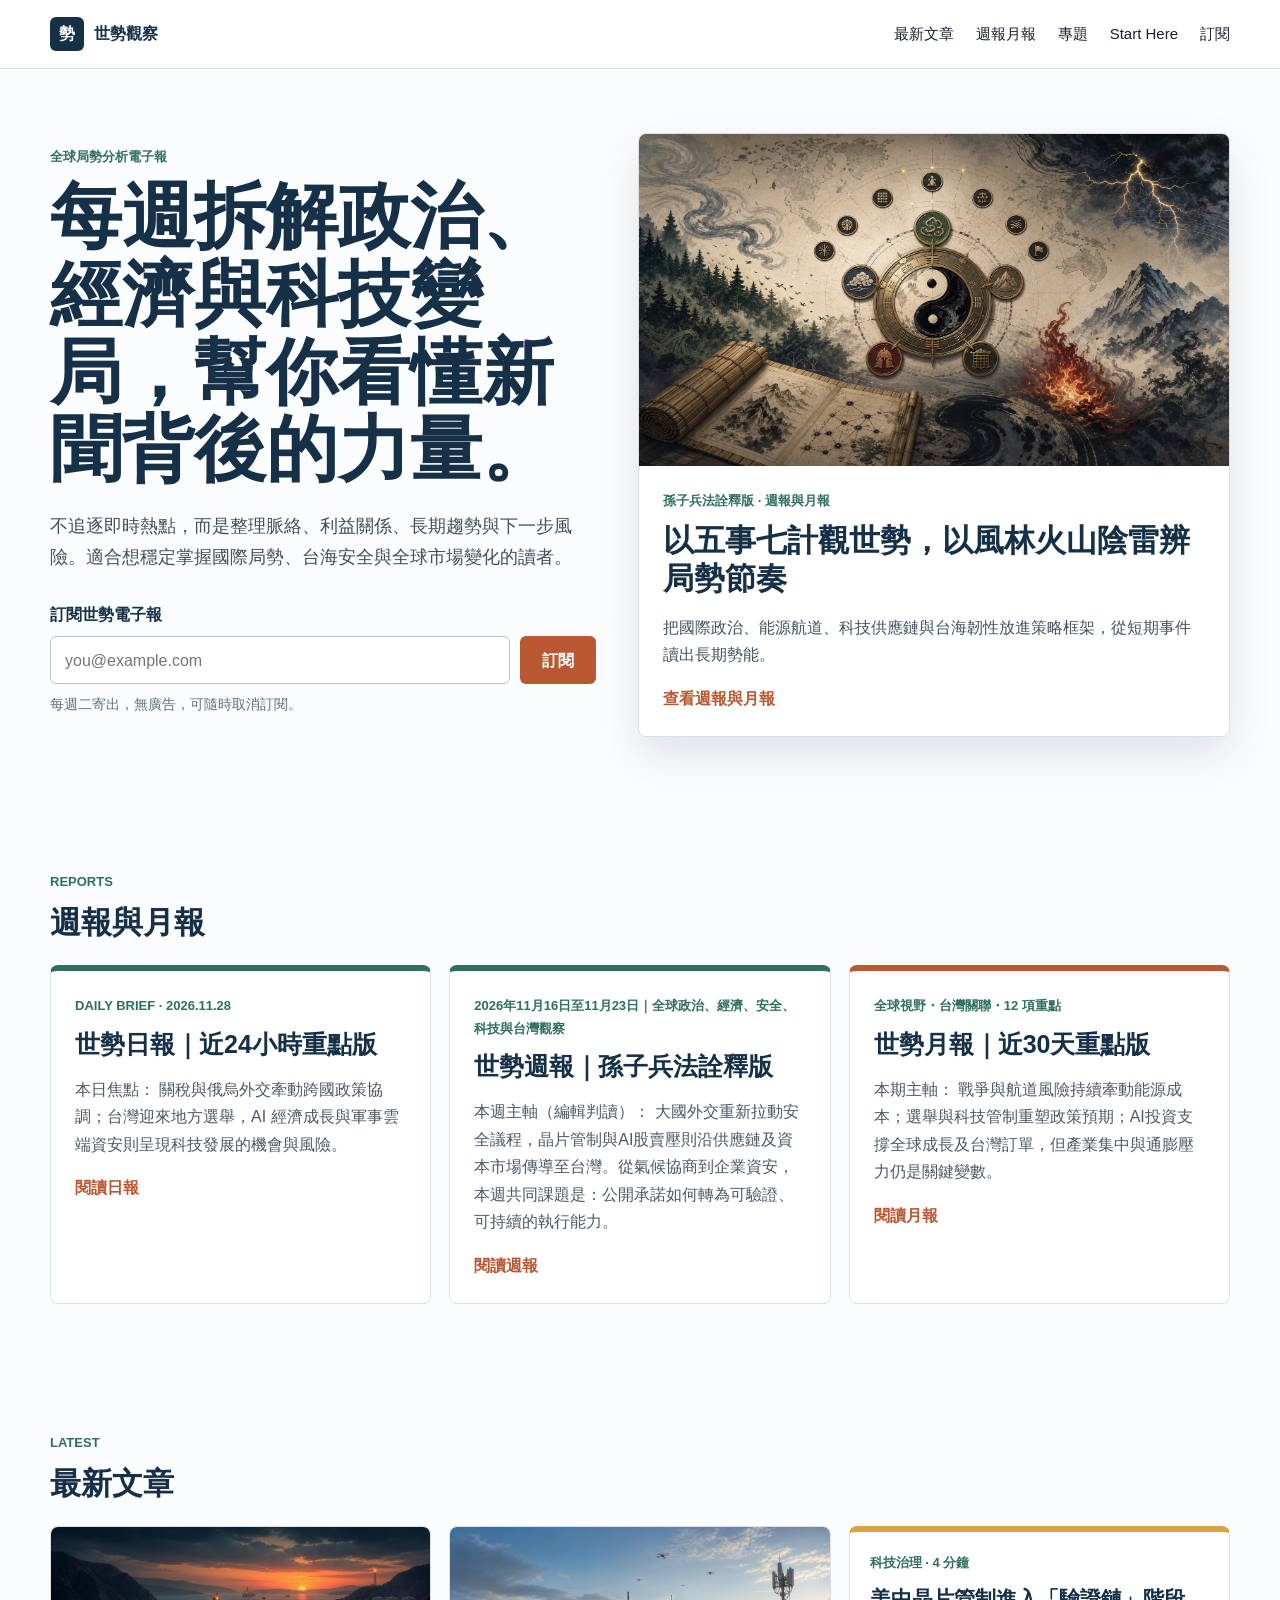
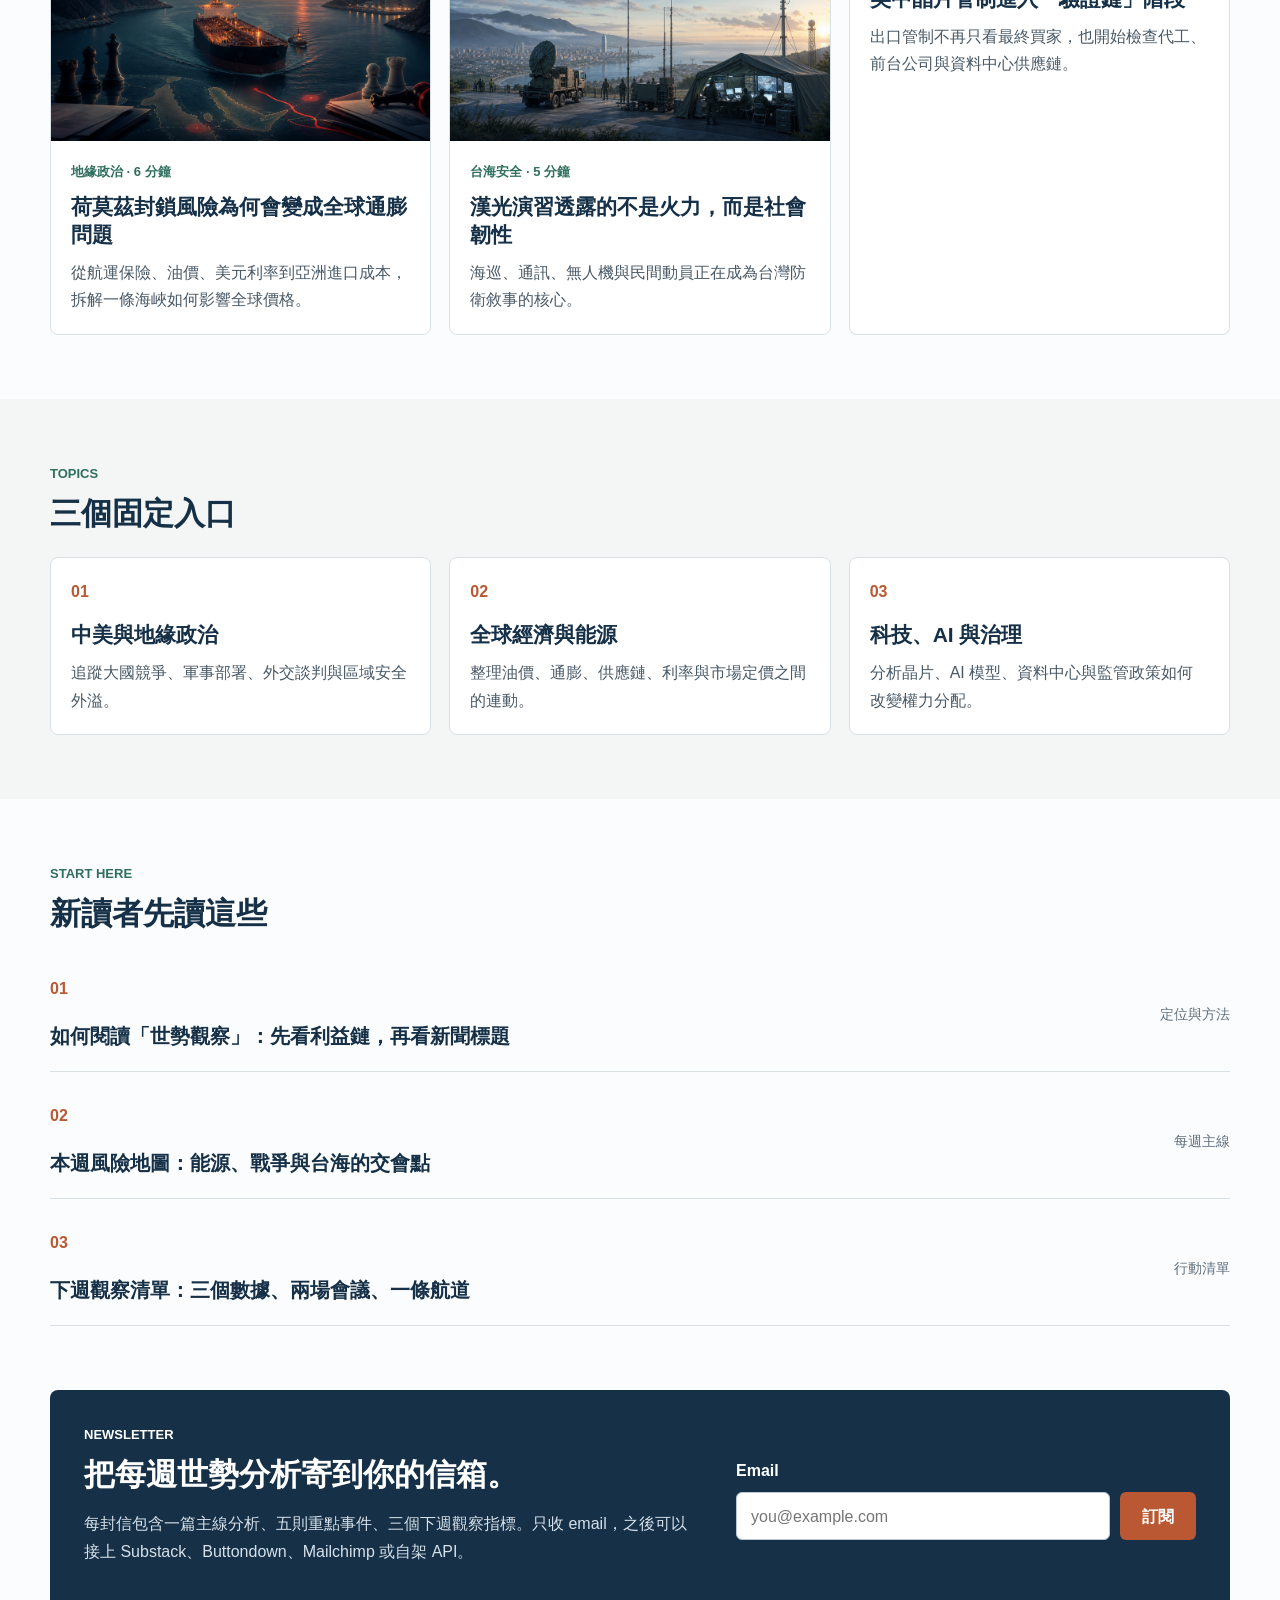
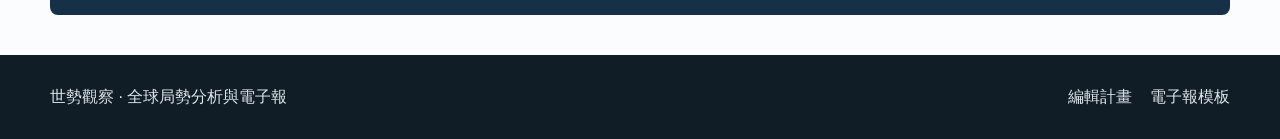
<file: index.html>
<!DOCTYPE html>

<html lang="zh-Hant">
<head>
<meta charset="utf-8"/>
<meta content="width=device-width, initial-scale=1" name="viewport"/>
<title>世勢觀察｜全球局勢分析與電子報</title>
<meta content="每週拆解全球政治、經濟、科技與台海安全變局，幫你看懂新聞背後的力量。" name="description"/>
<meta content="https://hp-codex.tail066c5b.ts.net/api/subscribe" name="worldview-subscribe-endpoint"/>
<link href="assets/css/styles.css" rel="stylesheet"/>
</head>
<body>
<a class="skip-link" href="#main">跳到主要內容</a>
<header class="site-header">
<nav aria-label="主要導覽" class="nav">
<a aria-label="世勢觀察首頁" class="brand" href="index.html">
<span class="brand-mark">勢</span>
<span>世勢觀察</span>
</a>
<div class="nav-links">
<a href="#latest">最新文章</a>
<a href="#reports">週報月報</a>
<a href="#topics">專題</a>
<a href="#start">Start Here</a>
<a href="#subscribe">訂閱</a>
</div>
</nav>
</header>
<main id="main">
<section class="hero-section">
<div class="hero-copy">
<p class="eyebrow">全球局勢分析電子報</p>
<h1>每週拆解政治、經濟與科技變局，幫你看懂新聞背後的力量。</h1>
<p class="hero-text">不追逐即時熱點，而是整理脈絡、利益關係、長期趨勢與下一步風險。適合想穩定掌握國際局勢、台海安全與全球市場變化的讀者。</p>
<form class="subscribe-form" data-subscribe-form="">
<label for="hero-email">訂閱世勢電子報</label>
<div class="form-row">
<input autocomplete="email" id="hero-email" name="email" placeholder="you@example.com" required="" type="email"/>
<button type="submit">訂閱</button>
</div>
<p class="form-note">每週二寄出，無廣告，可隨時取消訂閱。</p>
<p aria-live="polite" class="form-status" data-form-status="" role="status"></p>
</form>
</div>
<article aria-labelledby="lead-title" class="lead-story">
<img alt="融合孫子兵法、陰陽、五事七計與風林火山陰雷意象的戰略視覺圖" src="assets/images/sunzi-yinyang-hero.png"/>
<div class="lead-story-body">
<p class="meta">孫子兵法詮釋版 · 週報與月報</p>
<h2 id="lead-title">以五事七計觀世勢，以風林火山陰雷辨局勢節奏</h2>
<p>把國際政治、能源航道、科技供應鏈與台海韌性放進策略框架，從短期事件讀出長期勢能。</p>
<a class="text-link" href="#reports">查看週報與月報</a>
</div>
</article>
</section>
<section class="content-band report-section" id="reports">
<div class="section-heading">
<p class="eyebrow">Reports</p>
<h2>週報與月報</h2>
</div>
<div class="report-grid">
<article class="report-card" data-report="daily">
<p class="meta">DAILY BRIEF · 2026.11.28</p>
<h3><a href="reports/daily.html">世勢日報｜近24小時重點版</a></h3>
<p data-report-summary="">本日焦點： 關稅與俄烏外交牽動跨國政策協調；台灣迎來地方選舉，AI 經濟成長與軍事雲端資安則呈現科技發展的機會與風險。</p>
<a class="text-link" href="reports/daily.html">閱讀日報</a>
</article>
<article class="report-card" data-report="weekly">
<p class="meta">2026年11月16日至11月23日｜全球政治、經濟、安全、科技與台灣觀察</p>
<h3><a href="reports/weekly-sunzi.html">世勢週報｜孫子兵法詮釋版</a></h3>
<p data-report-summary="">本週主軸（編輯判讀）： 大國外交重新拉動安全議程，晶片管制與AI股賣壓則沿供應鏈及資本市場傳導至台灣。從氣候協商到企業資安，本週共同課題是：公開承諾如何轉為可驗證、可持續的執行能力。</p>
<a class="text-link" href="reports/weekly-sunzi.html">閱讀週報</a>
</article>
<article class="report-card featured-report" data-report="monthly">
<p class="meta">全球視野・台灣關聯・12 項重點</p>
<h3><a href="reports/monthly-sunzi.html">世勢月報｜近30天重點版</a></h3>
<p data-report-summary="">本期主軸： 戰爭與航道風險持續牽動能源成本；選舉與科技管制重塑政策預期；AI投資支撐全球成長及台灣訂單，但產業集中與通膨壓力仍是關鍵變數。</p>
<a class="text-link" href="reports/monthly-sunzi.html">閱讀月報</a>
</article>
</div>
</section>
<section class="content-band" id="latest">
<div class="section-heading">
<p class="eyebrow">Latest</p>
<h2>最新文章</h2>
</div>
<div class="article-grid">
<article class="article-card">
<img alt="荷莫茲海峽與能源航運風險視覺" src="assets/images/event-01.png"/>
<div>
<p class="meta">地緣政治 · 6 分鐘</p>
<h3><a href="posts/weekly-brief.html">荷莫茲封鎖風險為何會變成全球通膨問題</a></h3>
<p>從航運保險、油價、美元利率到亞洲進口成本，拆解一條海峽如何影響全球價格。</p>
</div>
</article>
<article class="article-card">
<img alt="台灣漢光演習與民防韌性視覺" src="assets/images/event-03.png"/>
<div>
<p class="meta">台海安全 · 5 分鐘</p>
<h3><a href="posts/weekly-brief.html#taiwan">漢光演習透露的不是火力，而是社會韌性</a></h3>
<p>海巡、通訊、無人機與民間動員正在成為台灣防衛敘事的核心。</p>
</div>
</article>
<article class="article-card no-image">
<div>
<p class="meta">科技治理 · 4 分鐘</p>
<h3><a href="posts/weekly-brief.html#chips">美中晶片管制進入「驗證鏈」階段</a></h3>
<p>出口管制不再只看最終買家，也開始檢查代工、前台公司與資料中心供應鏈。</p>
</div>
</article>
</div>
</section>
<section class="content-band muted-band" id="topics">
<div class="section-heading">
<p class="eyebrow">Topics</p>
<h2>三個固定入口</h2>
</div>
<div class="topic-grid">
<a class="topic-card" href="posts/weekly-brief.html">
<span class="topic-kicker">01</span>
<h3>中美與地緣政治</h3>
<p>追蹤大國競爭、軍事部署、外交談判與區域安全外溢。</p>
</a>
<a class="topic-card" href="posts/weekly-brief.html#markets">
<span class="topic-kicker">02</span>
<h3>全球經濟與能源</h3>
<p>整理油價、通膨、供應鏈、利率與市場定價之間的連動。</p>
</a>
<a class="topic-card" href="posts/weekly-brief.html#chips">
<span class="topic-kicker">03</span>
<h3>科技、AI 與治理</h3>
<p>分析晶片、AI 模型、資料中心與監管政策如何改變權力分配。</p>
</a>
</div>
</section>
<section class="start-section" id="start">
<div class="section-heading">
<p class="eyebrow">Start Here</p>
<h2>新讀者先讀這些</h2>
</div>
<ol class="start-list">
<li>
<a href="posts/weekly-brief.html">如何閱讀「世勢觀察」：先看利益鏈，再看新聞標題</a>
<span>定位與方法</span>
</li>
<li>
<a href="posts/weekly-brief.html#risk-map">本週風險地圖：能源、戰爭與台海的交會點</a>
<span>每週主線</span>
</li>
<li>
<a href="posts/weekly-brief.html#watchlist">下週觀察清單：三個數據、兩場會議、一條航道</a>
<span>行動清單</span>
</li>
</ol>
</section>
<section class="subscribe-band" id="subscribe">
<div>
<p class="eyebrow">Newsletter</p>
<h2>把每週世勢分析寄到你的信箱。</h2>
<p>每封信包含一篇主線分析、五則重點事件、三個下週觀察指標。只收 email，之後可以接上 Substack、Buttondown、Mailchimp 或自架 API。</p>
</div>
<form class="subscribe-form compact" data-subscribe-form="">
<label for="footer-email">Email</label>
<div class="form-row">
<input autocomplete="email" id="footer-email" name="email" placeholder="you@example.com" required="" type="email"/>
<button type="submit">訂閱</button>
</div>
<p aria-live="polite" class="form-status" data-form-status="" role="status"></p>
</form>
</section>
</main>
<footer class="site-footer">
<p>世勢觀察 · 全球局勢分析與電子報</p>
<div>
<a href="resources/editorial-plan.md">編輯計畫</a>
<a href="resources/newsletter-template.html">電子報模板</a>
</div>
</footer>
<script src="assets/js/subscribe.js"></script>
</body>
</html>
</file>
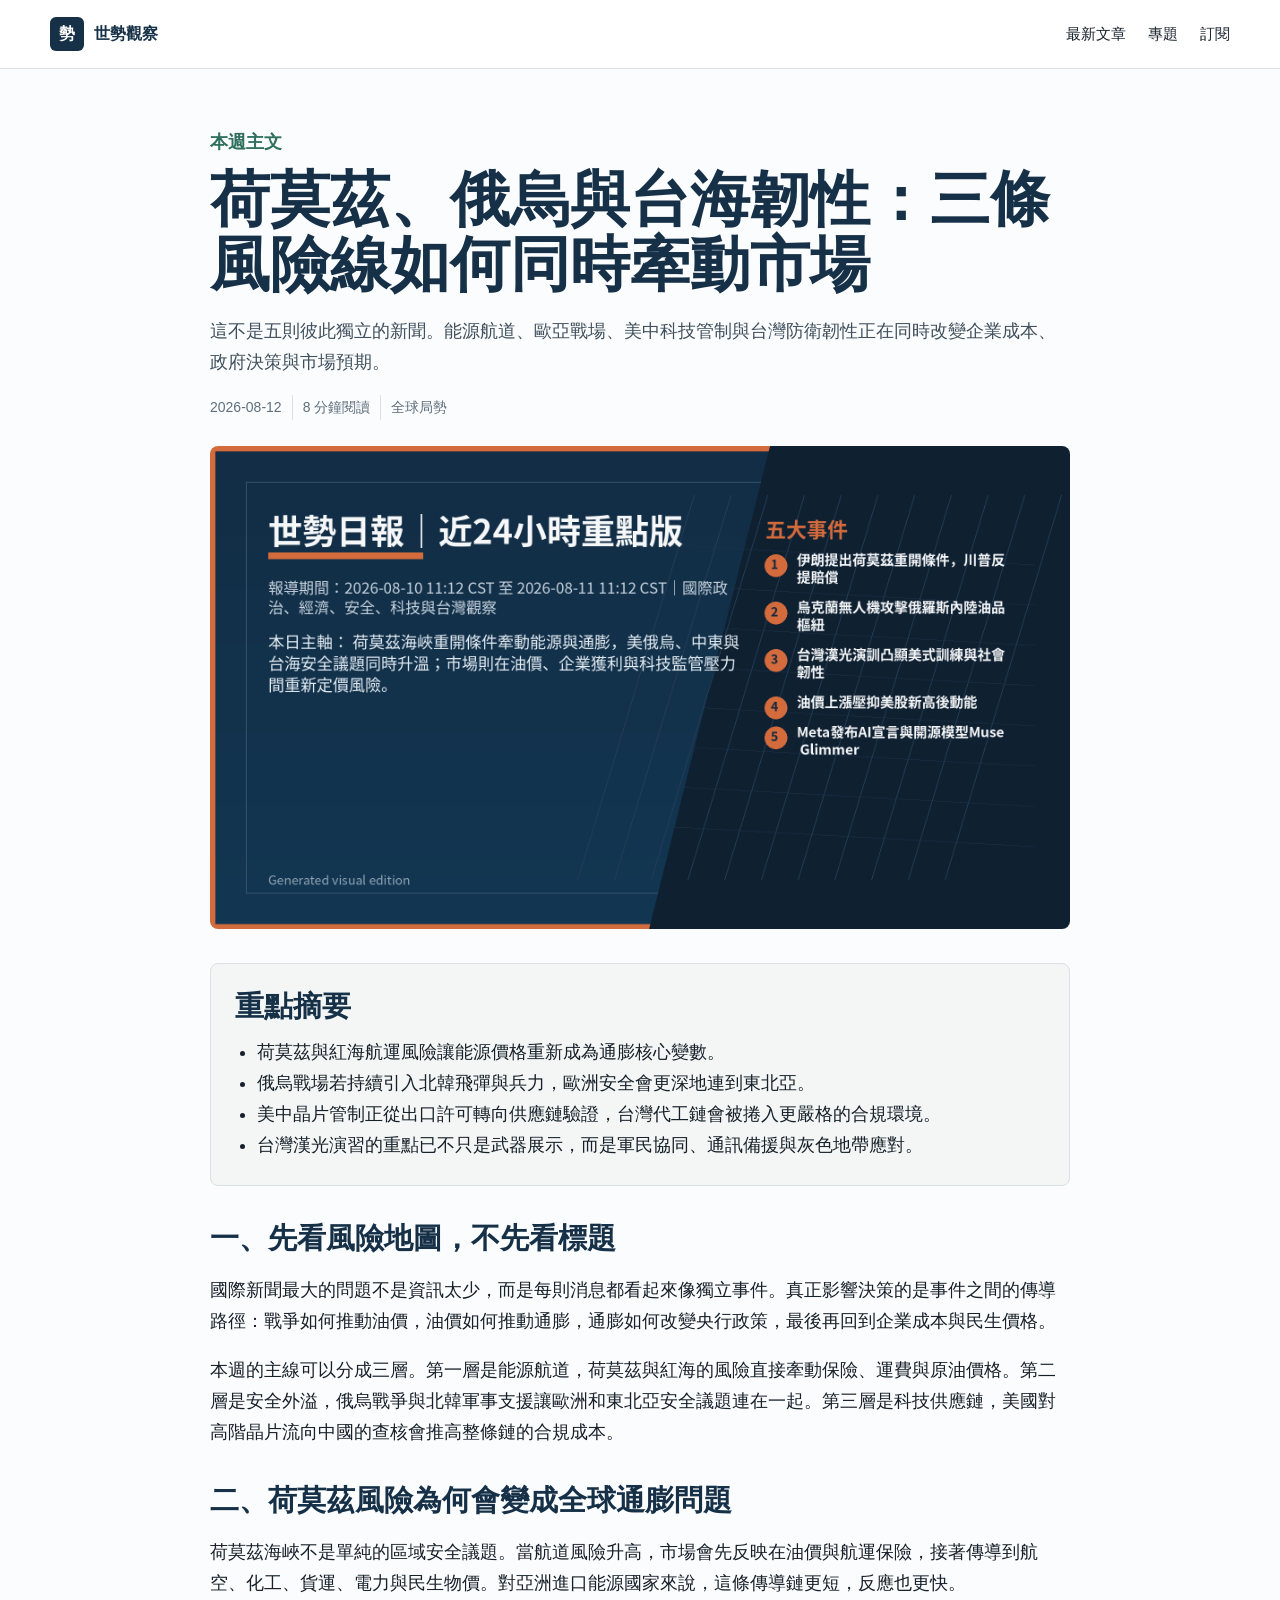
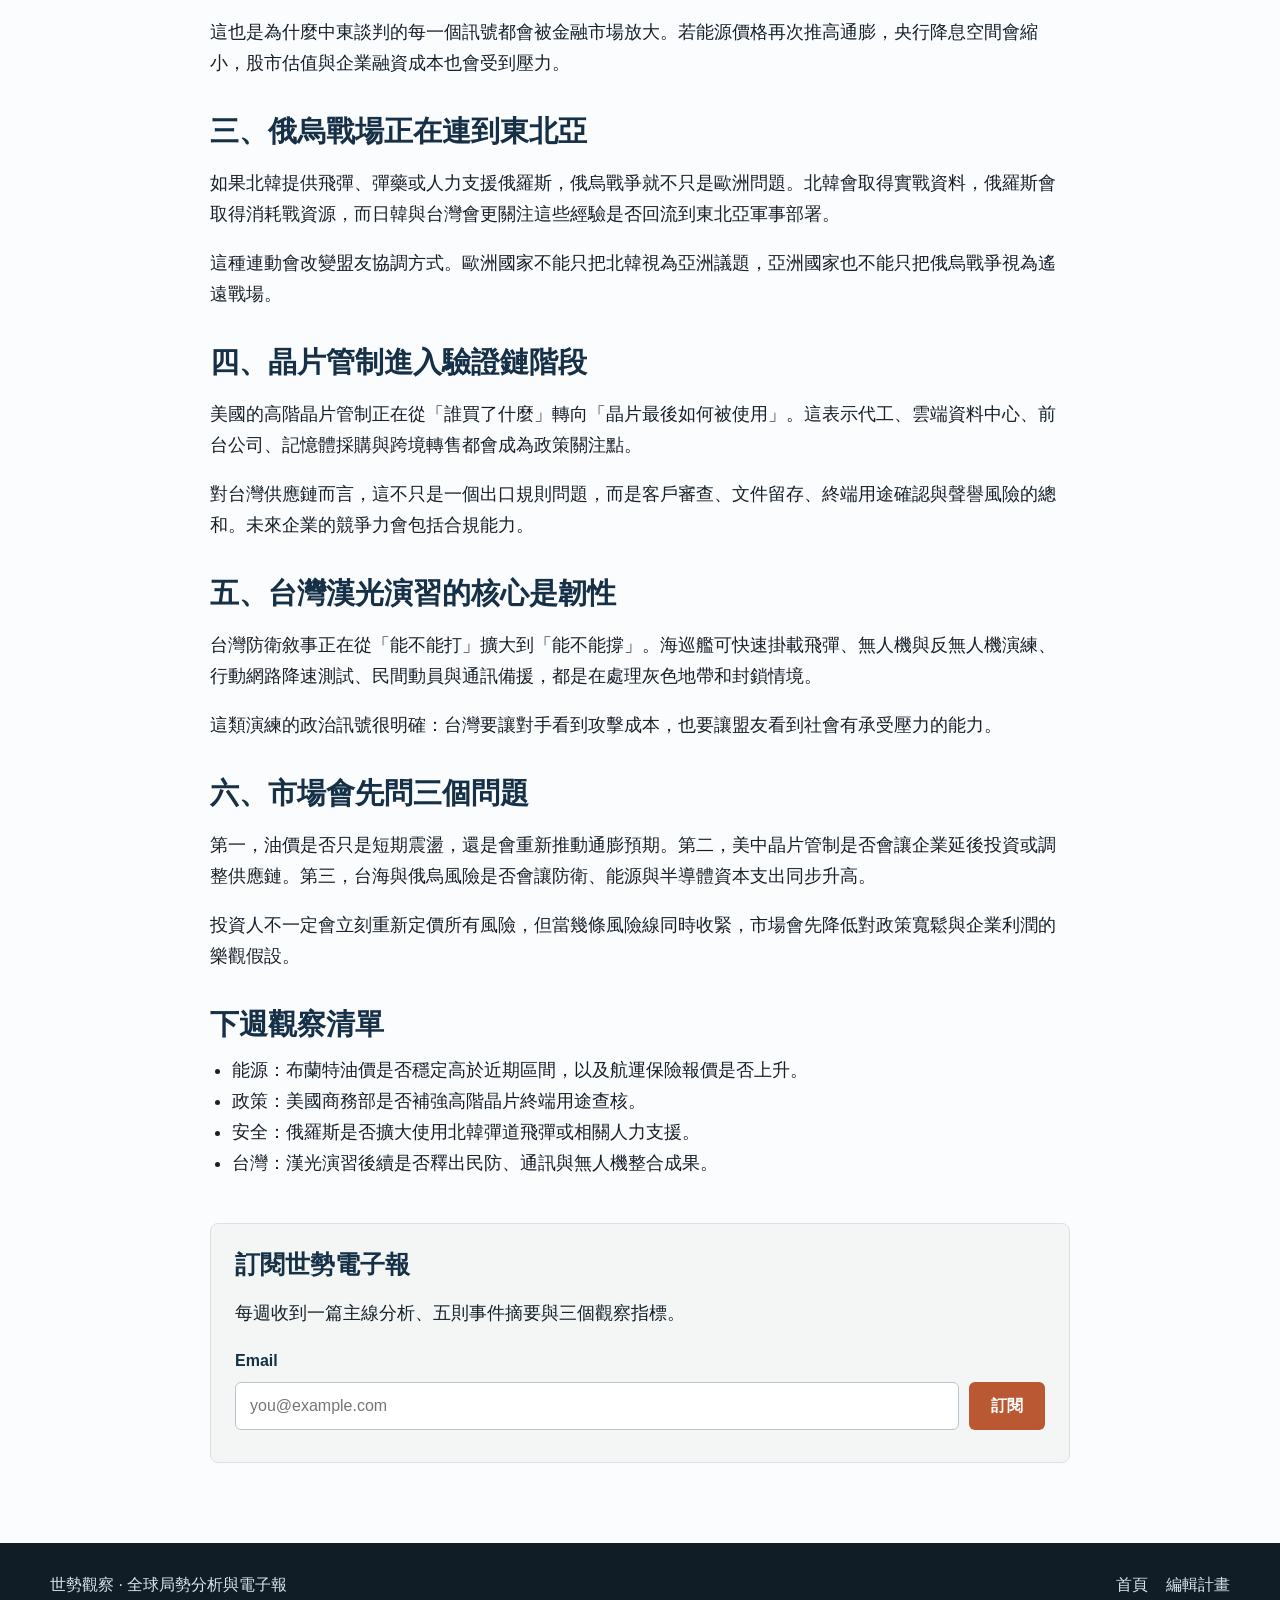
<file: posts/weekly-brief.html>
<!doctype html>
<html lang="zh-Hant">
<head>
  <meta charset="utf-8">
  <meta name="viewport" content="width=device-width, initial-scale=1">
  <title>荷莫茲、俄烏與台海韌性｜世勢觀察</title>
  <meta name="description" content="本週世勢分析：能源航道、俄烏戰場、美中晶片管制與台灣民防韌性如何共同塑造下一波風險。">
  <meta name="worldview-subscribe-endpoint" content="https://hp-codex.tail066c5b.ts.net/api/subscribe">
  <link rel="stylesheet" href="../assets/css/styles.css">
</head>
<body>
  <a class="skip-link" href="#article">跳到文章內容</a>
  <header class="site-header">
    <nav class="nav" aria-label="主要導覽">
      <a class="brand" href="../index.html" aria-label="世勢觀察首頁">
        <span class="brand-mark">勢</span>
        <span>世勢觀察</span>
      </a>
      <div class="nav-links">
        <a href="../index.html#latest">最新文章</a>
        <a href="../index.html#topics">專題</a>
        <a href="../index.html#subscribe">訂閱</a>
      </div>
    </nav>
  </header>

  <main id="article" class="article-layout">
    <article class="article-body">
      <p class="eyebrow">本週主文</p>
      <h1>荷莫茲、俄烏與台海韌性：三條風險線如何同時牽動市場</h1>
      <p class="article-dek">這不是五則彼此獨立的新聞。能源航道、歐亞戰場、美中科技管制與台灣防衛韌性正在同時改變企業成本、政府決策與市場預期。</p>
      <div class="article-meta">
        <span>2026-08-12</span>
        <span>8 分鐘閱讀</span>
        <span>全球局勢</span>
      </div>
      <img class="article-hero" src="../assets/images/cover-1920x1080.png" alt="世勢日報五大事件主視覺">

      <section class="summary-box" aria-labelledby="summary-title">
        <h2 id="summary-title">重點摘要</h2>
        <ul>
          <li>荷莫茲與紅海航運風險讓能源價格重新成為通膨核心變數。</li>
          <li>俄烏戰場若持續引入北韓飛彈與兵力，歐洲安全會更深地連到東北亞。</li>
          <li>美中晶片管制正從出口許可轉向供應鏈驗證，台灣代工鏈會被捲入更嚴格的合規環境。</li>
          <li>台灣漢光演習的重點已不只是武器展示，而是軍民協同、通訊備援與灰色地帶應對。</li>
        </ul>
      </section>

      <section id="risk-map">
        <h2>一、先看風險地圖，不先看標題</h2>
        <p>國際新聞最大的問題不是資訊太少，而是每則消息都看起來像獨立事件。真正影響決策的是事件之間的傳導路徑：戰爭如何推動油價，油價如何推動通膨，通膨如何改變央行政策，最後再回到企業成本與民生價格。</p>
        <p>本週的主線可以分成三層。第一層是能源航道，荷莫茲與紅海的風險直接牽動保險、運費與原油價格。第二層是安全外溢，俄烏戰爭與北韓軍事支援讓歐洲和東北亞安全議題連在一起。第三層是科技供應鏈，美國對高階晶片流向中國的查核會推高整條鏈的合規成本。</p>
      </section>

      <section>
        <h2>二、荷莫茲風險為何會變成全球通膨問題</h2>
        <p>荷莫茲海峽不是單純的區域安全議題。當航道風險升高，市場會先反映在油價與航運保險，接著傳導到航空、化工、貨運、電力與民生物價。對亞洲進口能源國家來說，這條傳導鏈更短，反應也更快。</p>
        <p>這也是為什麼中東談判的每一個訊號都會被金融市場放大。若能源價格再次推高通膨，央行降息空間會縮小，股市估值與企業融資成本也會受到壓力。</p>
      </section>

      <section>
        <h2>三、俄烏戰場正在連到東北亞</h2>
        <p>如果北韓提供飛彈、彈藥或人力支援俄羅斯，俄烏戰爭就不只是歐洲問題。北韓會取得實戰資料，俄羅斯會取得消耗戰資源，而日韓與台灣會更關注這些經驗是否回流到東北亞軍事部署。</p>
        <p>這種連動會改變盟友協調方式。歐洲國家不能只把北韓視為亞洲議題，亞洲國家也不能只把俄烏戰爭視為遙遠戰場。</p>
      </section>

      <section id="chips">
        <h2>四、晶片管制進入驗證鏈階段</h2>
        <p>美國的高階晶片管制正在從「誰買了什麼」轉向「晶片最後如何被使用」。這表示代工、雲端資料中心、前台公司、記憶體採購與跨境轉售都會成為政策關注點。</p>
        <p>對台灣供應鏈而言，這不只是一個出口規則問題，而是客戶審查、文件留存、終端用途確認與聲譽風險的總和。未來企業的競爭力會包括合規能力。</p>
      </section>

      <section id="taiwan">
        <h2>五、台灣漢光演習的核心是韌性</h2>
        <p>台灣防衛敘事正在從「能不能打」擴大到「能不能撐」。海巡艦可快速掛載飛彈、無人機與反無人機演練、行動網路降速測試、民間動員與通訊備援，都是在處理灰色地帶和封鎖情境。</p>
        <p>這類演練的政治訊號很明確：台灣要讓對手看到攻擊成本，也要讓盟友看到社會有承受壓力的能力。</p>
      </section>

      <section id="markets">
        <h2>六、市場會先問三個問題</h2>
        <p>第一，油價是否只是短期震盪，還是會重新推動通膨預期。第二，美中晶片管制是否會讓企業延後投資或調整供應鏈。第三，台海與俄烏風險是否會讓防衛、能源與半導體資本支出同步升高。</p>
        <p>投資人不一定會立刻重新定價所有風險，但當幾條風險線同時收緊，市場會先降低對政策寬鬆與企業利潤的樂觀假設。</p>
      </section>

      <section id="watchlist" class="watchlist">
        <h2>下週觀察清單</h2>
        <ul>
          <li>能源：布蘭特油價是否穩定高於近期區間，以及航運保險報價是否上升。</li>
          <li>政策：美國商務部是否補強高階晶片終端用途查核。</li>
          <li>安全：俄羅斯是否擴大使用北韓彈道飛彈或相關人力支援。</li>
          <li>台灣：漢光演習後續是否釋出民防、通訊與無人機整合成果。</li>
        </ul>
      </section>

      <aside class="inline-subscribe">
        <h2>訂閱世勢電子報</h2>
        <p>每週收到一篇主線分析、五則事件摘要與三個觀察指標。</p>
        <form class="subscribe-form compact" data-subscribe-form>
          <label for="article-email">Email</label>
          <div class="form-row">
            <input id="article-email" name="email" type="email" autocomplete="email" placeholder="you@example.com" required>
            <button type="submit">訂閱</button>
          </div>
          <p class="form-status" data-form-status role="status" aria-live="polite"></p>
        </form>
      </aside>
    </article>
  </main>

  <footer class="site-footer">
    <p>世勢觀察 · 全球局勢分析與電子報</p>
    <div>
      <a href="../index.html">首頁</a>
      <a href="../resources/editorial-plan.md">編輯計畫</a>
    </div>
  </footer>
  <script src="../assets/js/subscribe.js"></script>
</body>
</html>
</file>
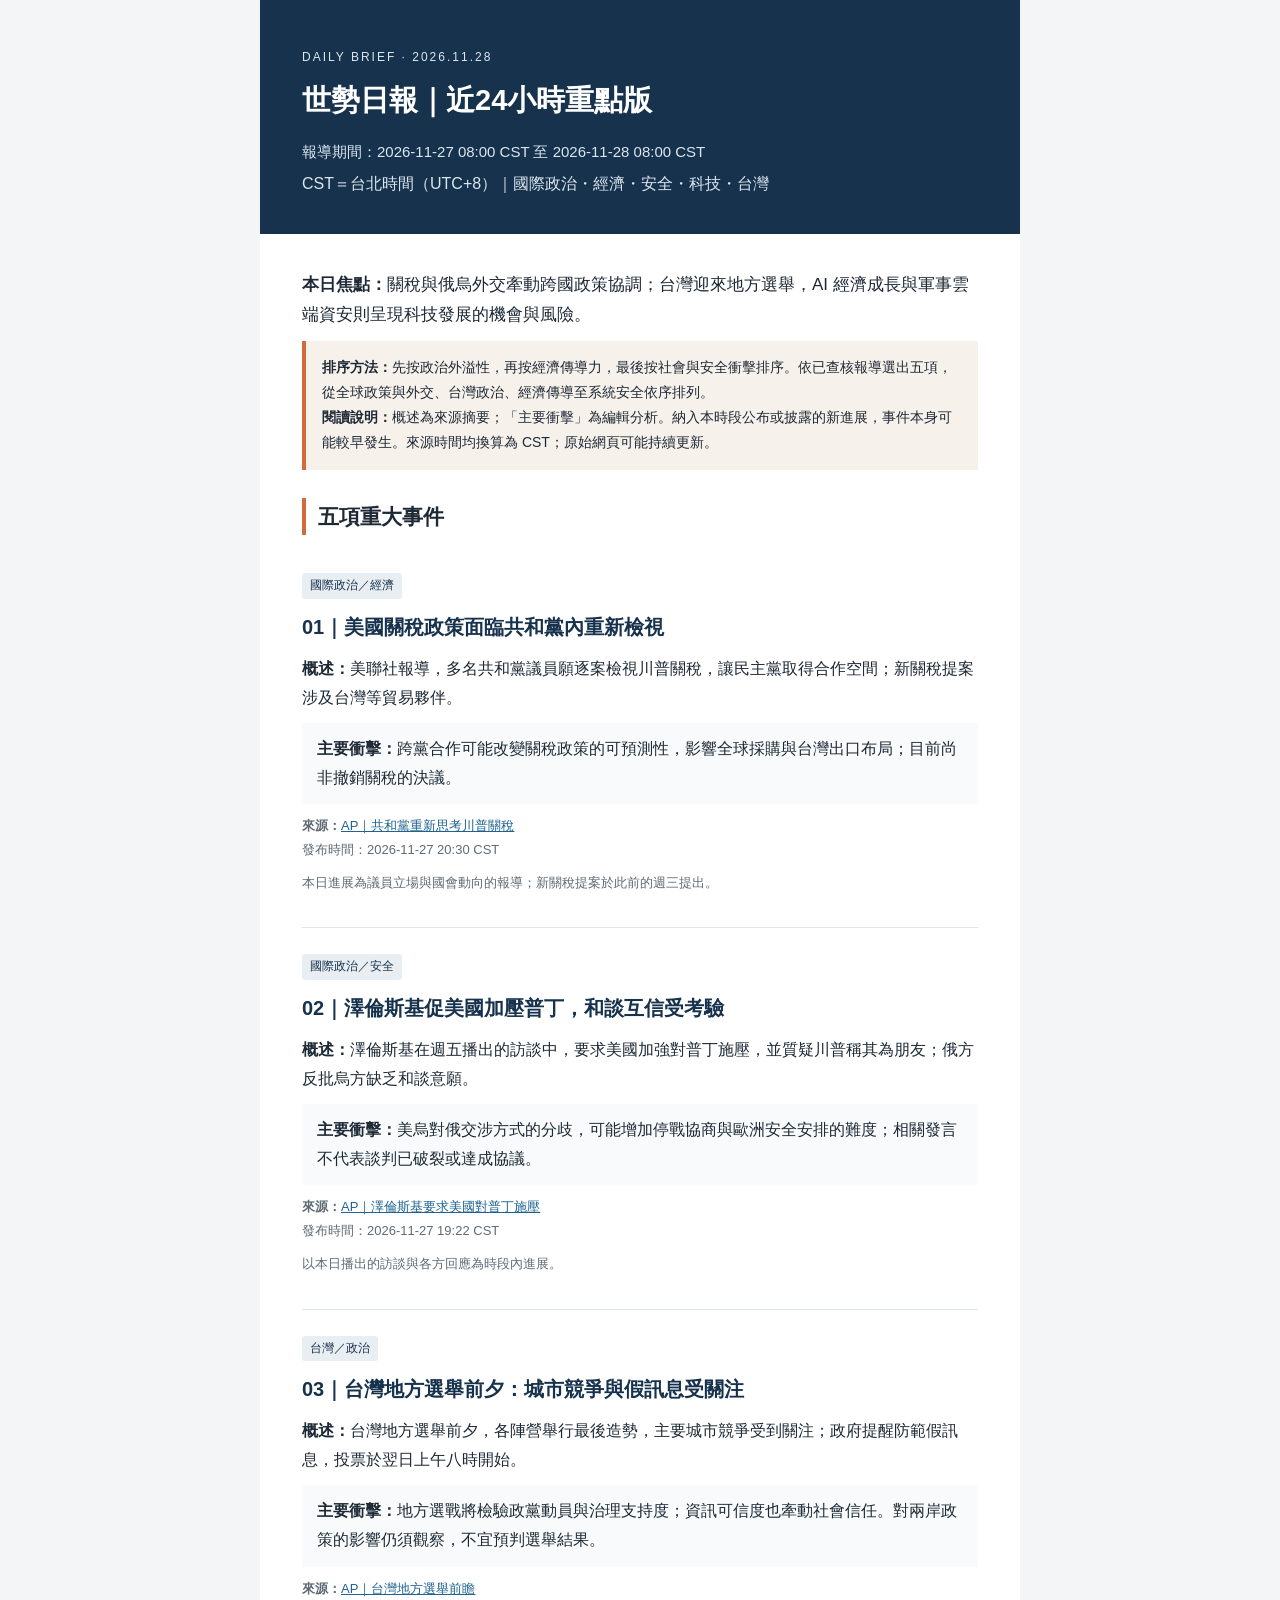
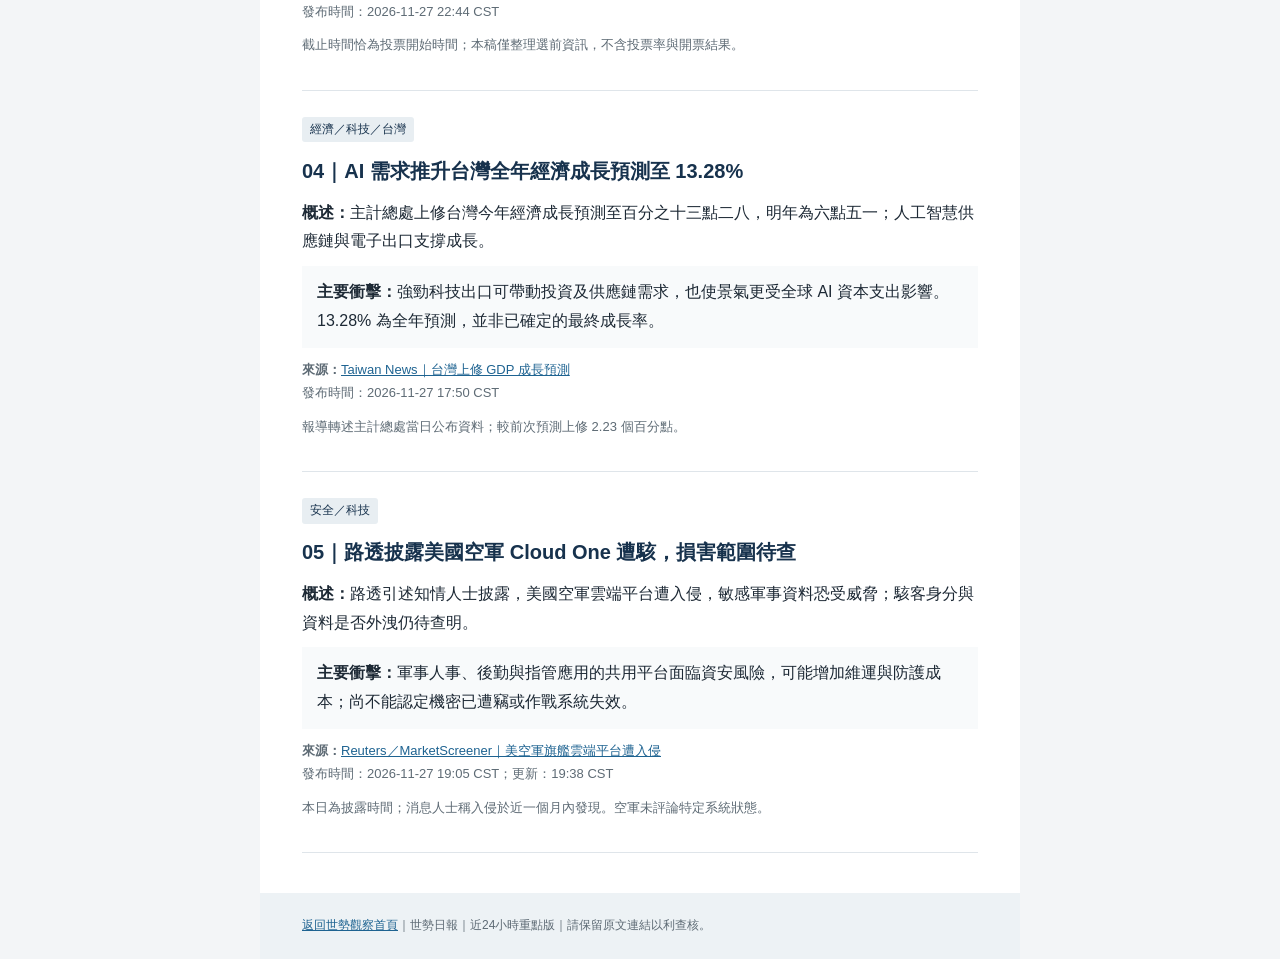
<file: reports/daily.html>
<!DOCTYPE html>

<html lang="zh-Hant">
<head>
<meta charset="utf-8"/>
<meta content="width=device-width, initial-scale=1" name="viewport"/>
<title>世勢日報｜近24小時重點版｜2026-11-27 08:00 CST 至 2026-11-28 08:00 CST</title>
<style>
body{margin:0;background:#f3f5f7;color:#1d2935;font-family:Arial,"Noto Sans TC","Microsoft JhengHei",sans-serif;line-height:1.8}.wrap{max-width:760px;margin:0 auto;background:#fff}.hero{padding:42px 42px 30px;background:#17324d;color:#fff}.hero h1{margin:0 0 12px;font-size:29px}.hero p{margin:5px 0;color:#dbe7f0}.eyebrow{font-size:12px;letter-spacing:2px}.period{font-size:15px}.content{padding:26px 42px 40px}h2{margin:28px 0 12px;font-size:21px;border-left:4px solid #d36b3d;padding-left:12px}h3{margin:10px 0;font-size:20px;color:#17324d}p{margin:10px 0}.lead{font-size:17px}.note{padding:14px 16px;background:#f7f1eb;border-left:4px solid #d36b3d;font-size:14px}.event{padding:23px 0;border-bottom:1px solid #dfe5ea}.tag{display:inline-block;padding:2px 8px;border-radius:3px;background:#e8eef2;color:#17324d;font-size:12px}.impact{padding:12px 15px;background:#f8fafb}.source,.timing{font-size:13px;color:#5e6b75}a{color:#1e6391;overflow-wrap:anywhere}footer{padding:22px 42px;background:#edf2f5;font-size:12px;color:#5e6b75}@media(max-width:600px){.hero,.content,footer{padding-left:20px;padding-right:20px}.hero h1{font-size:25px}}
</style>
</head>
<body><div class="wrap">
<header class="hero">
<p class="eyebrow">DAILY BRIEF · 2026.11.28</p>
<h1>世勢日報｜近24小時重點版</h1>
<p class="period">報導期間：2026-11-27 08:00 CST 至 2026-11-28 08:00 CST</p>
<p>CST＝台北時間（UTC+8）｜國際政治・經濟・安全・科技・台灣</p>
</header>
<main class="content">
<p class="lead"><strong>本日焦點：</strong>關稅與俄烏外交牽動跨國政策協調；台灣迎來地方選舉，AI 經濟成長與軍事雲端資安則呈現科技發展的機會與風險。</p>
<div class="note"><strong>排序方法：</strong>先按政治外溢性，再按經濟傳導力，最後按社會與安全衝擊排序。依已查核報導選出五項，從全球政策與外交、台灣政治、經濟傳導至系統安全依序排列。<br/><strong>閱讀說明：</strong>概述為來源摘要；「主要衝擊」為編輯分析。納入本時段公布或披露的新進展，事件本身可能較早發生。來源時間均換算為 CST；原始網頁可能持續更新。</div>
<h2>五項重大事件</h2>
<article class="event" id="event-1">
<span class="tag">國際政治／經濟</span>
<h3>01｜美國關稅政策面臨共和黨內重新檢視</h3>
<p class="summary"><strong>概述：</strong>美聯社報導，多名共和黨議員願逐案檢視川普關稅，讓民主黨取得合作空間；新關稅提案涉及台灣等貿易夥伴。</p>
<p class="impact"><strong>主要衝擊：</strong>跨黨合作可能改變關稅政策的可預測性，影響全球採購與台灣出口布局；目前尚非撤銷關稅的決議。</p>
<p class="source"><strong>來源：</strong><a href="https://apnews.com/article/trump-tariffs-republicans-congress-a438d0649e3b905804eafb63e9803bb3">AP｜共和黨重新思考川普關稅</a><br/>發布時間：2026-11-27 20:30 CST</p>
<p class="timing">本日進展為議員立場與國會動向的報導；新關稅提案於此前的週三提出。</p>
</article>
<article class="event" id="event-2">
<span class="tag">國際政治／安全</span>
<h3>02｜澤倫斯基促美國加壓普丁，和談互信受考驗</h3>
<p class="summary"><strong>概述：</strong>澤倫斯基在週五播出的訪談中，要求美國加強對普丁施壓，並質疑川普稱其為朋友；俄方反批烏方缺乏和談意願。</p>
<p class="impact"><strong>主要衝擊：</strong>美烏對俄交涉方式的分歧，可能增加停戰協商與歐洲安全安排的難度；相關發言不代表談判已破裂或達成協議。</p>
<p class="source"><strong>來源：</strong><a href="https://apnews.com/article/russia-ukraine-war-zelenskyy-trump-putin-d891149b4cbd6521b83096a32bd5e53d">AP｜澤倫斯基要求美國對普丁施壓</a><br/>發布時間：2026-11-27 19:22 CST</p>
<p class="timing">以本日播出的訪談與各方回應為時段內進展。</p>
</article>
<article class="event" id="event-3">
<span class="tag">台灣／政治</span>
<h3>03｜台灣地方選舉前夕：城市競爭與假訊息受關注</h3>
<p class="summary"><strong>概述：</strong>台灣地方選舉前夕，各陣營舉行最後造勢，主要城市競爭受到關注；政府提醒防範假訊息，投票於翌日上午八時開始。</p>
<p class="impact"><strong>主要衝擊：</strong>地方選戰將檢驗政黨動員與治理支持度；資訊可信度也牽動社會信任。對兩岸政策的影響仍須觀察，不宜預判選舉結果。</p>
<p class="source"><strong>來源：</strong><a href="https://apnews.com/article/taiwan-local-elections-a7e3622548f69a41da3e1ec6ce9c9f19">AP｜台灣地方選舉前瞻</a><br/>發布時間：2026-11-27 22:44 CST</p>
<p class="timing">截止時間恰為投票開始時間；本稿僅整理選前資訊，不含投票率與開票結果。</p>
</article>
<article class="event" id="event-4">
<span class="tag">經濟／科技／台灣</span>
<h3>04｜AI 需求推升台灣全年經濟成長預測至 13.28%</h3>
<p class="summary"><strong>概述：</strong>主計總處上修台灣今年經濟成長預測至百分之十三點二八，明年為六點五一；人工智慧供應鏈與電子出口支撐成長。</p>
<p class="impact"><strong>主要衝擊：</strong>強勁科技出口可帶動投資及供應鏈需求，也使景氣更受全球 AI 資本支出影響。13.28% 為全年預測，並非已確定的最終成長率。</p>
<p class="source"><strong>來源：</strong><a href="https://www.taiwannews.com.tw/news/6481789">Taiwan News｜台灣上修 GDP 成長預測</a><br/>發布時間：2026-11-27 17:50 CST</p>
<p class="timing">報導轉述主計總處當日公布資料；較前次預測上修 2.23 個百分點。</p>
</article>
<article class="event" id="event-5">
<span class="tag">安全／科技</span>
<h3>05｜路透披露美國空軍 Cloud One 遭駭，損害範圍待查</h3>
<p class="summary"><strong>概述：</strong>路透引述知情人士披露，美國空軍雲端平台遭入侵，敏感軍事資料恐受威脅；駭客身分與資料是否外洩仍待查明。</p>
<p class="impact"><strong>主要衝擊：</strong>軍事人事、後勤與指管應用的共用平台面臨資安風險，可能增加維運與防護成本；尚不能認定機密已遭竊或作戰系統失效。</p>
<p class="source"><strong>來源：</strong><a href="https://www.marketscreener.com/news/hackers-breach-us-air-force-flagship-cloud-one-computing-platform-ce7851d9dc8af527">Reuters／MarketScreener｜美空軍旗艦雲端平台遭入侵</a><br/>發布時間：2026-11-27 19:05 CST；更新：19:38 CST</p>
<p class="timing">本日為披露時間；消息人士稱入侵於近一個月內發現。空軍未評論特定系統狀態。</p>
</article>
</main>
<footer><a href="../index.html">返回世勢觀察首頁</a>｜世勢日報｜近24小時重點版｜請保留原文連結以利查核。</footer>
</div></body>
</html>
</file>
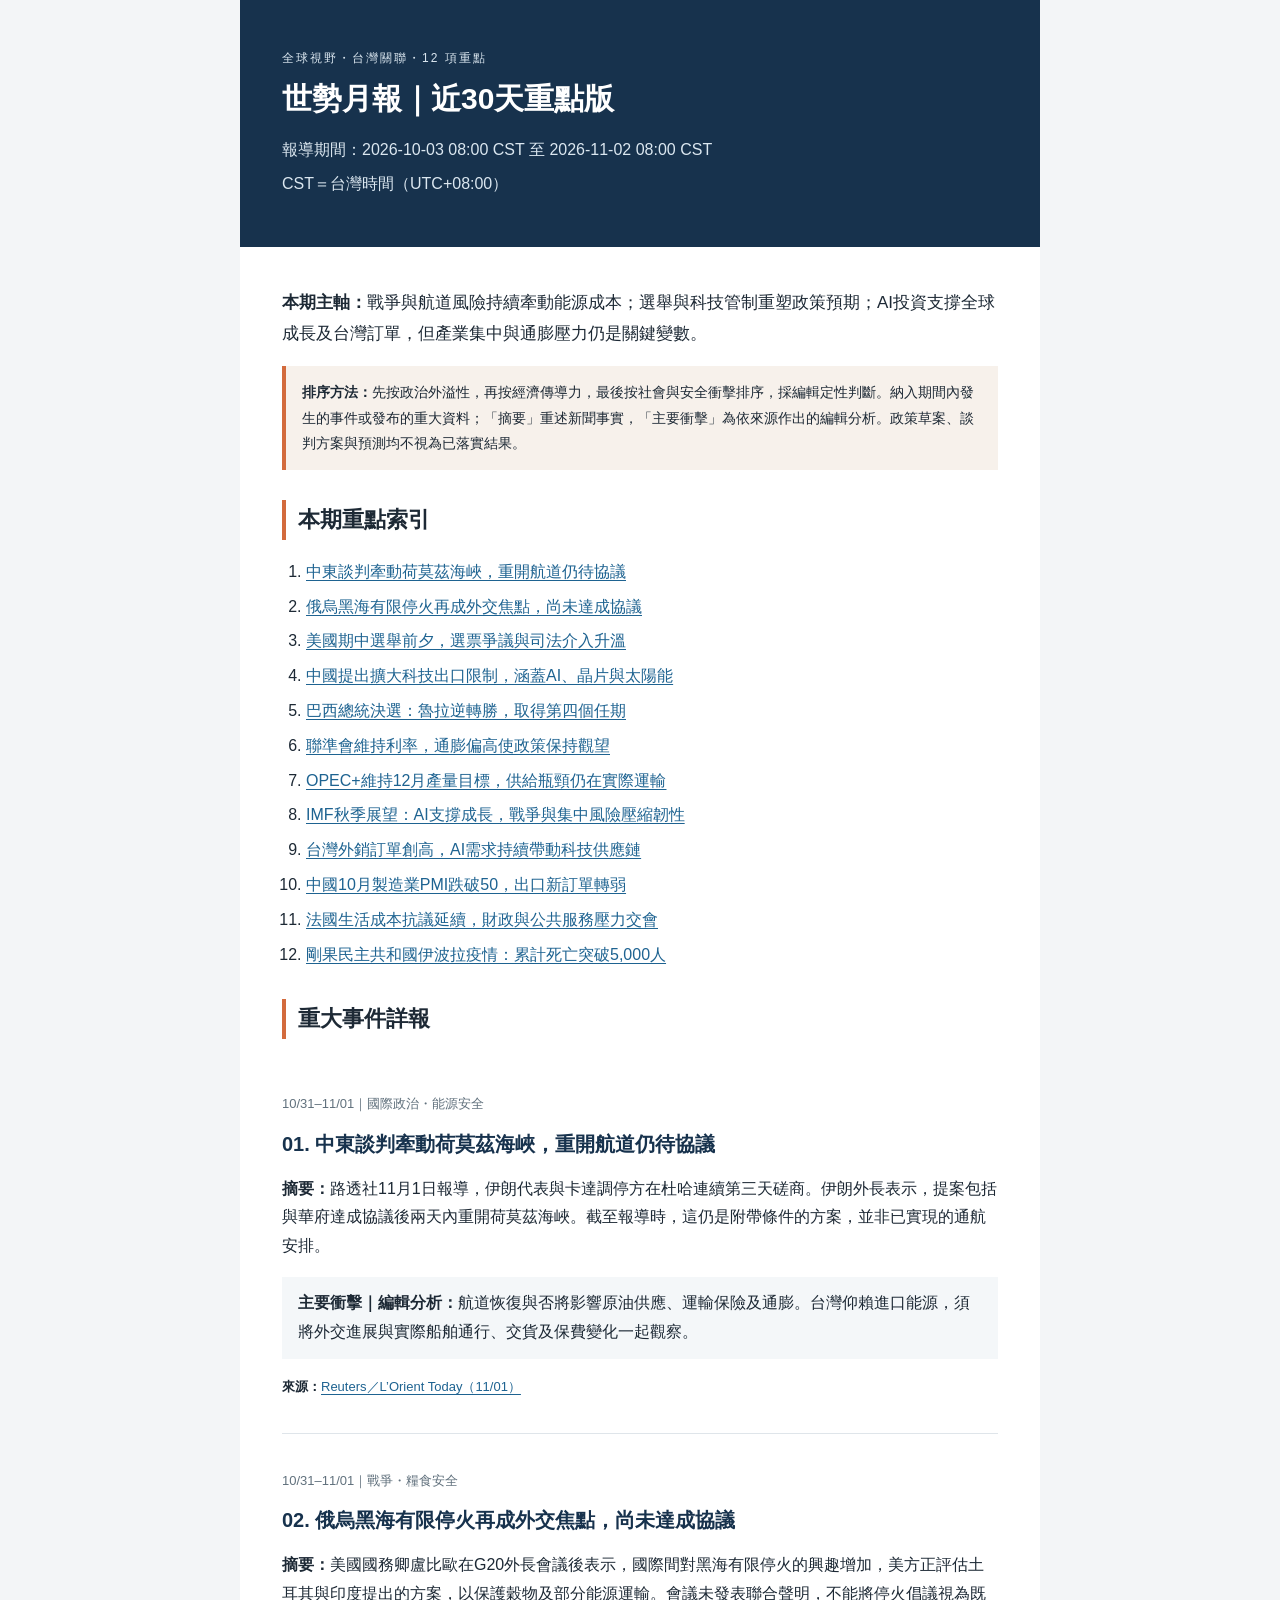
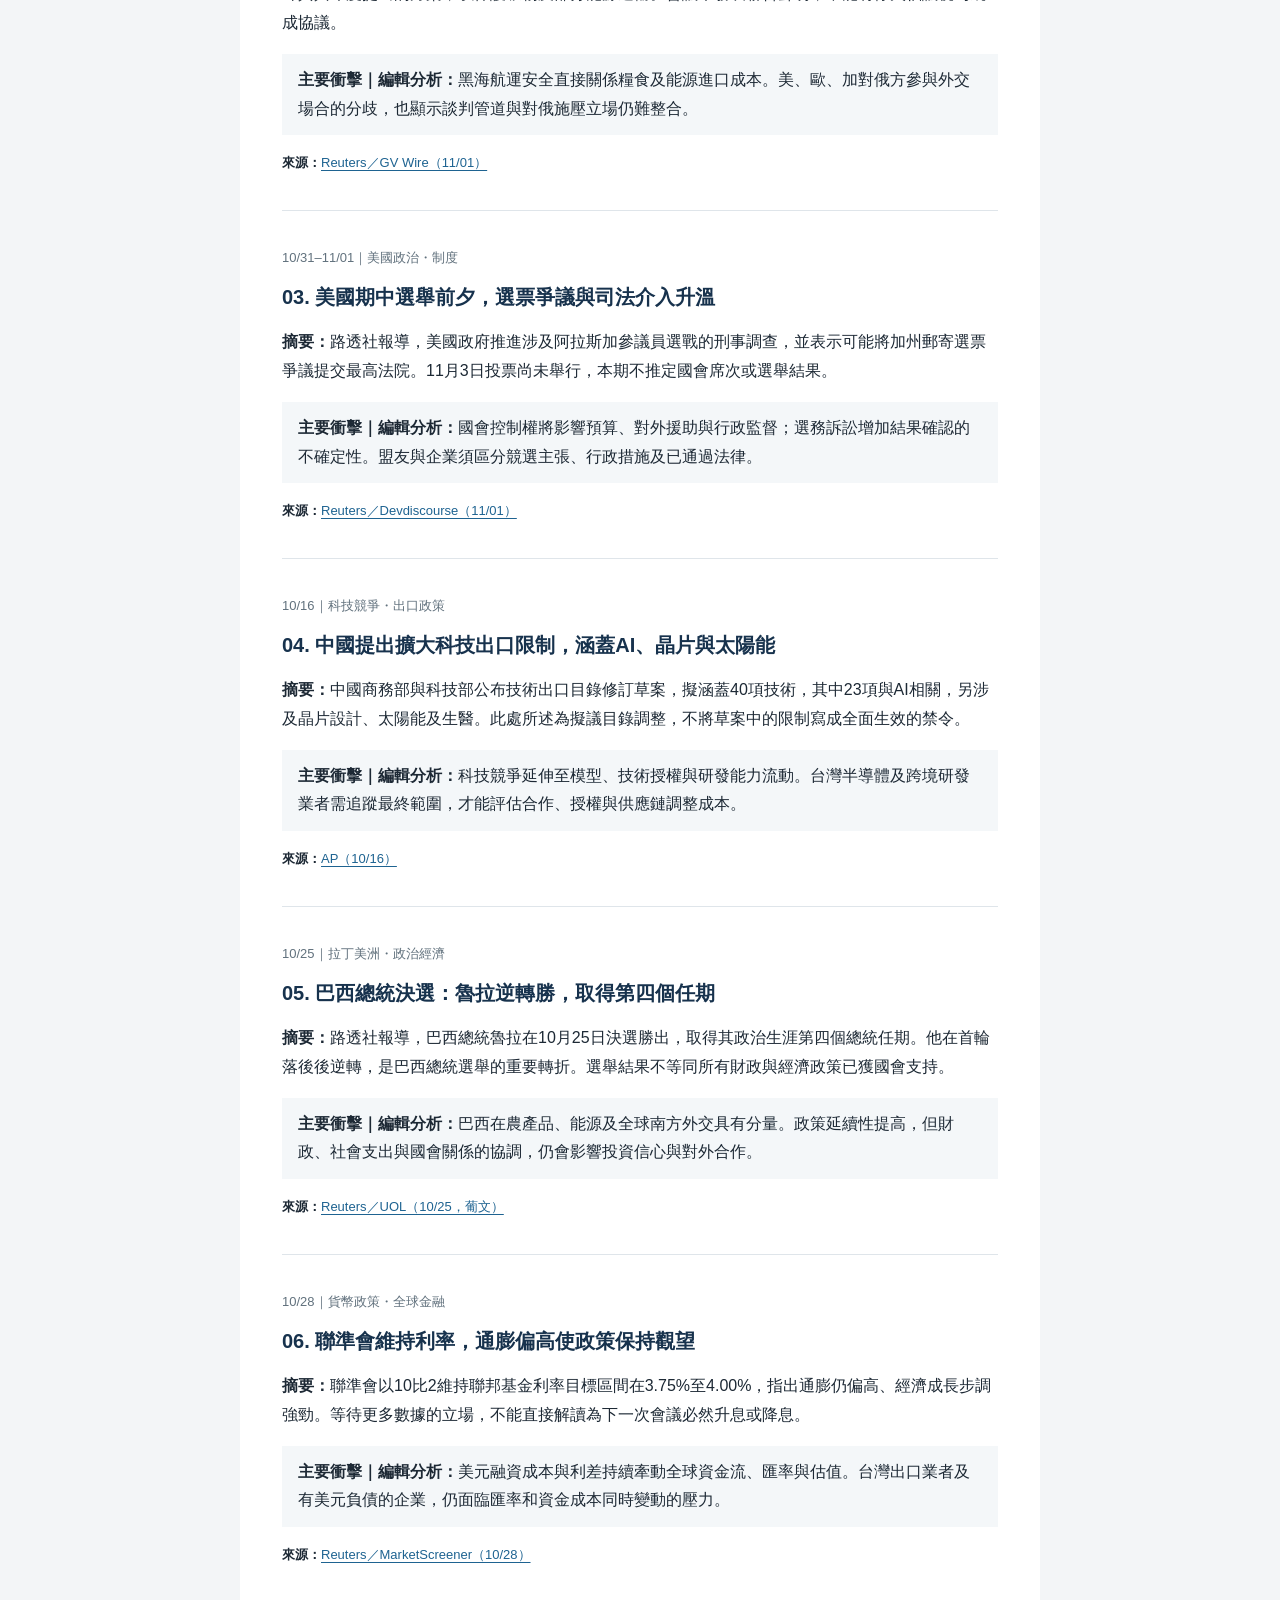
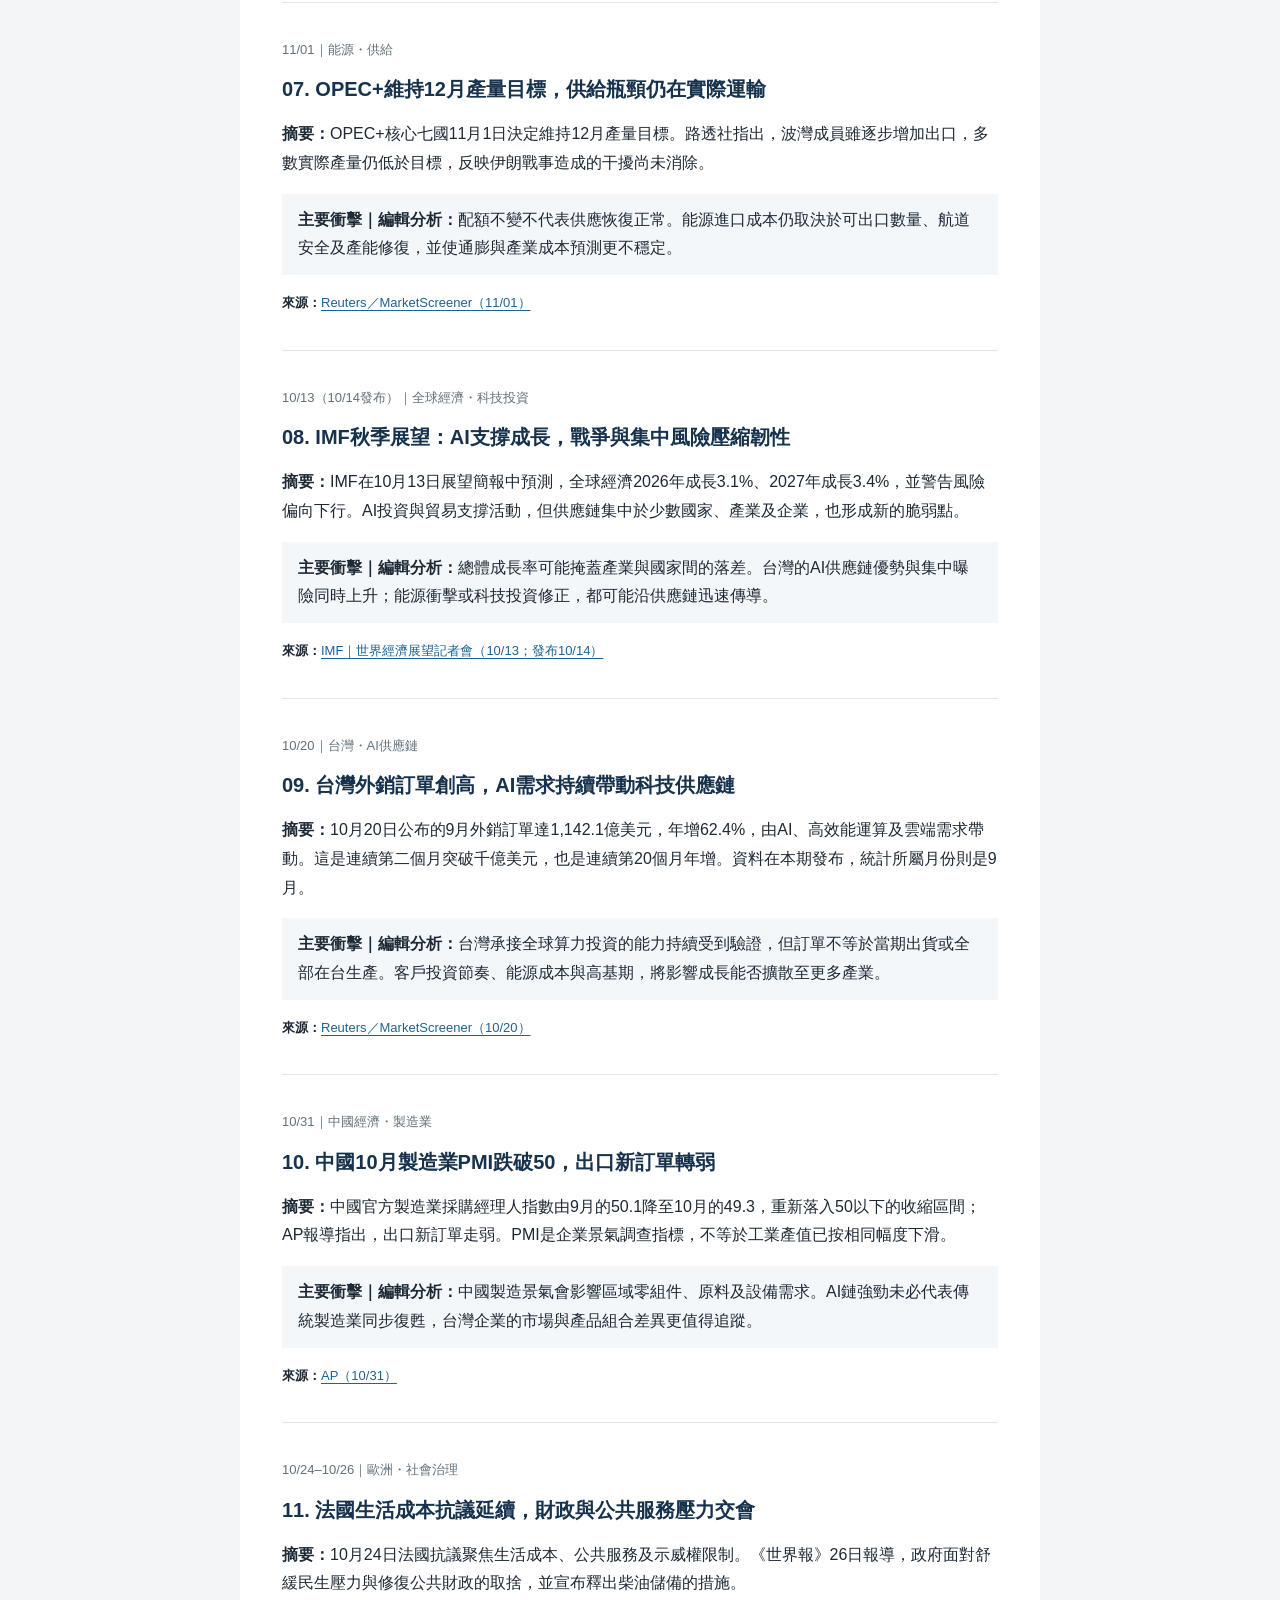
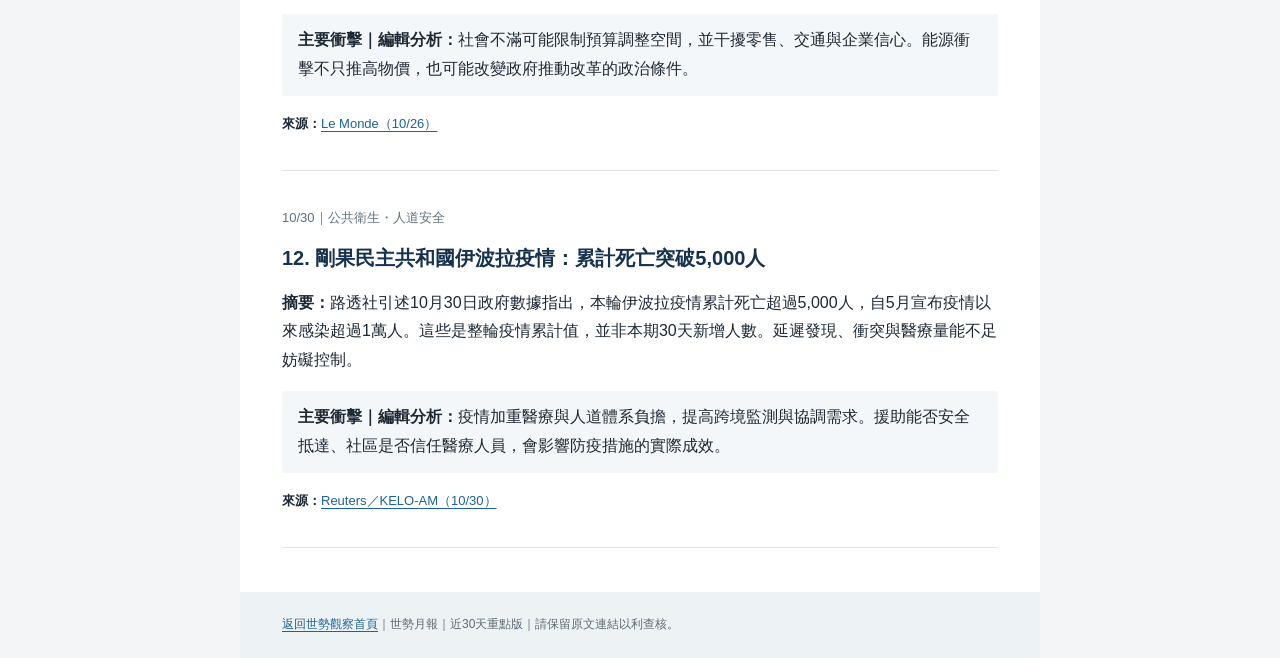
<file: reports/monthly-sunzi.html>
<!DOCTYPE html>

<html lang="zh-Hant"><head><meta charset="utf-8"/><meta content="width=device-width, initial-scale=1" name="viewport"/><title>世勢月報｜近30天重點版｜2026-10-03 08:00 CST 至 2026-11-02 08:00 CST</title><style>body{margin:0;background:#f3f5f7;color:#1d2935;font-family:Arial,"Noto Sans TC","Microsoft JhengHei",sans-serif;line-height:1.8}.wrap{max-width:800px;margin:auto;background:#fff}.hero{padding:42px;background:#17324d;color:#fff}.hero h1{font-size:30px;line-height:1.4;margin:8px 0 16px}.hero p{color:#dbe7f0;margin:6px 0}.eyebrow{font-size:12px;letter-spacing:2px}.content{padding:24px 42px 44px}h2{font-size:22px;border-left:4px solid #d36b3d;padding-left:12px;margin-top:30px}h3{color:#17324d;font-size:20px;line-height:1.5;margin:8px 0}.lead{font-size:17px}.note{background:#f7f1eb;border-left:4px solid #d36b3d;padding:14px 16px;font-size:14px}.meta{font-size:13px;color:#61717d}.event{padding:22px 0;border-bottom:1px solid #dfe5ea}.impact{background:#f4f7f9;padding:12px 16px}.source{font-size:13px;overflow-wrap:anywhere}a{color:#1e6391;text-underline-offset:3px}.toc{padding-left:24px}.toc li{margin:6px 0}footer{padding:22px 42px;background:#edf2f5;color:#5e6b75;font-size:12px}@media(max-width:600px){.hero,.content,footer{padding-left:20px;padding-right:20px}.hero h1{font-size:26px}h3{font-size:19px}}@media print{body{background:white}.wrap{max-width:none}.event{break-inside:avoid}}</style></head><body><div class="wrap">
<header class="hero"><p class="eyebrow">全球視野・台灣關聯・12 項重點</p><h1>世勢月報｜近30天重點版</h1><p>報導期間：2026-10-03 08:00 CST 至 2026-11-02 08:00 CST</p><p>CST＝台灣時間（UTC+08:00）</p></header>
<main class="content"><p class="lead"><strong>本期主軸：</strong>戰爭與航道風險持續牽動能源成本；選舉與科技管制重塑政策預期；AI投資支撐全球成長及台灣訂單，但產業集中與通膨壓力仍是關鍵變數。</p><div class="note"><strong>排序方法：</strong>先按政治外溢性，再按經濟傳導力，最後按社會與安全衝擊排序，採編輯定性判斷。納入期間內發生的事件或發布的重大資料；「摘要」重述新聞事實，「主要衝擊」為依來源作出的編輯分析。政策草案、談判方案與預測均不視為已落實結果。</div><nav aria-label="本期事件目錄"><h2>本期重點索引</h2><ol class="toc">
<li><a href="#event-1">中東談判牽動荷莫茲海峽，重開航道仍待協議</a></li>
<li><a href="#event-2">俄烏黑海有限停火再成外交焦點，尚未達成協議</a></li>
<li><a href="#event-3">美國期中選舉前夕，選票爭議與司法介入升溫</a></li>
<li><a href="#event-4">中國提出擴大科技出口限制，涵蓋AI、晶片與太陽能</a></li>
<li><a href="#event-5">巴西總統決選：魯拉逆轉勝，取得第四個任期</a></li>
<li><a href="#event-6">聯準會維持利率，通膨偏高使政策保持觀望</a></li>
<li><a href="#event-7">OPEC+維持12月產量目標，供給瓶頸仍在實際運輸</a></li>
<li><a href="#event-8">IMF秋季展望：AI支撐成長，戰爭與集中風險壓縮韌性</a></li>
<li><a href="#event-9">台灣外銷訂單創高，AI需求持續帶動科技供應鏈</a></li>
<li><a href="#event-10">中國10月製造業PMI跌破50，出口新訂單轉弱</a></li>
<li><a href="#event-11">法國生活成本抗議延續，財政與公共服務壓力交會</a></li>
<li><a href="#event-12">剛果民主共和國伊波拉疫情：累計死亡突破5,000人</a></li>
</ol></nav><h2>重大事件詳報</h2>
<article class="event" id="event-1"><p class="meta">10/31–11/01｜國際政治・能源安全</p><h3>01. 中東談判牽動荷莫茲海峽，重開航道仍待協議</h3><p><strong>摘要：</strong>路透社11月1日報導，伊朗代表與卡達調停方在杜哈連續第三天磋商。伊朗外長表示，提案包括與華府達成協議後兩天內重開荷莫茲海峽。截至報導時，這仍是附帶條件的方案，並非已實現的通航安排。</p><p class="impact"><strong>主要衝擊｜編輯分析：</strong>航道恢復與否將影響原油供應、運輸保險及通膨。台灣仰賴進口能源，須將外交進展與實際船舶通行、交貨及保費變化一起觀察。</p><p class="source"><strong>來源：</strong><a href="https://today.lorientlejour.com/article/1552881/iran-qatari-mediators-hold-third-day-of-talks-to-end-us-iran-war.html" rel="noopener noreferrer">Reuters／L’Orient Today（11/01）</a></p></article>
<article class="event" id="event-2"><p class="meta">10/31–11/01｜戰爭・糧食安全</p><h3>02. 俄烏黑海有限停火再成外交焦點，尚未達成協議</h3><p><strong>摘要：</strong>美國國務卿盧比歐在G20外長會議後表示，國際間對黑海有限停火的興趣增加，美方正評估土耳其與印度提出的方案，以保護穀物及部分能源運輸。會議未發表聯合聲明，不能將停火倡議視為既成協議。</p><p class="impact"><strong>主要衝擊｜編輯分析：</strong>黑海航運安全直接關係糧食及能源進口成本。美、歐、加對俄方參與外交場合的分歧，也顯示談判管道與對俄施壓立場仍難整合。</p><p class="source"><strong>來源：</strong><a href="https://gvwire.com/2026/11/01/us-canada-see-growing-interest-in-limited-ceasefire-in-black-sea/" rel="noopener noreferrer">Reuters／GV Wire（11/01）</a></p></article>
<article class="event" id="event-3"><p class="meta">10/31–11/01｜美國政治・制度</p><h3>03. 美國期中選舉前夕，選票爭議與司法介入升溫</h3><p><strong>摘要：</strong>路透社報導，美國政府推進涉及阿拉斯加參議員選戰的刑事調查，並表示可能將加州郵寄選票爭議提交最高法院。11月3日投票尚未舉行，本期不推定國會席次或選舉結果。</p><p class="impact"><strong>主要衝擊｜編輯分析：</strong>國會控制權將影響預算、對外援助與行政監督；選務訴訟增加結果確認的不確定性。盟友與企業須區分競選主張、行政措施及已通過法律。</p><p class="source"><strong>來源：</strong><a href="https://www.devdiscourse.com/article/international/4000309-reuters-world-news-summary" rel="noopener noreferrer">Reuters／Devdiscourse（11/01）</a></p></article>
<article class="event" id="event-4"><p class="meta">10/16｜科技競爭・出口政策</p><h3>04. 中國提出擴大科技出口限制，涵蓋AI、晶片與太陽能</h3><p><strong>摘要：</strong>中國商務部與科技部公布技術出口目錄修訂草案，擬涵蓋40項技術，其中23項與AI相關，另涉及晶片設計、太陽能及生醫。此處所述為擬議目錄調整，不將草案中的限制寫成全面生效的禁令。</p><p class="impact"><strong>主要衝擊｜編輯分析：</strong>科技競爭延伸至模型、技術授權與研發能力流動。台灣半導體及跨境研發業者需追蹤最終範圍，才能評估合作、授權與供應鏈調整成本。</p><p class="source"><strong>來源：</strong><a href="https://apnews.com/article/china-export-restrictions-ai-chips-solar-us-5ac381c0c6d6628bbea2e0da7d855a5b" rel="noopener noreferrer">AP（10/16）</a></p></article>
<article class="event" id="event-5"><p class="meta">10/25｜拉丁美洲・政治經濟</p><h3>05. 巴西總統決選：魯拉逆轉勝，取得第四個任期</h3><p><strong>摘要：</strong>路透社報導，巴西總統魯拉在10月25日決選勝出，取得其政治生涯第四個總統任期。他在首輪落後後逆轉，是巴西總統選舉的重要轉折。選舉結果不等同所有財政與經濟政策已獲國會支持。</p><p class="impact"><strong>主要衝擊｜編輯分析：</strong>巴西在農產品、能源及全球南方外交具有分量。政策延續性提高，但財政、社會支出與國會關係的協調，仍會影響投資信心與對外合作。</p><p class="source"><strong>來源：</strong><a href="https://noticias.uol.com.br/ultimas-noticias/reuters/2026/10/25/lula-conquista-historico-4-mandato-presidencial-com-virada-inedita.htm" rel="noopener noreferrer">Reuters／UOL（10/25，葡文）</a></p></article>
<article class="event" id="event-6"><p class="meta">10/28｜貨幣政策・全球金融</p><h3>06. 聯準會維持利率，通膨偏高使政策保持觀望</h3><p><strong>摘要：</strong>聯準會以10比2維持聯邦基金利率目標區間在3.75%至4.00%，指出通膨仍偏高、經濟成長步調強勁。等待更多數據的立場，不能直接解讀為下一次會議必然升息或降息。</p><p class="impact"><strong>主要衝擊｜編輯分析：</strong>美元融資成本與利差持續牽動全球資金流、匯率與估值。台灣出口業者及有美元負債的企業，仍面臨匯率和資金成本同時變動的壓力。</p><p class="source"><strong>來源：</strong><a href="https://www.marketscreener.com/news/fed-holds-rates-steady-as-it-awaits-accumulation-of-more-information-ce785cd2d08fff20" rel="noopener noreferrer">Reuters／MarketScreener（10/28）</a></p></article>
<article class="event" id="event-7"><p class="meta">11/01｜能源・供給</p><h3>07. OPEC+維持12月產量目標，供給瓶頸仍在實際運輸</h3><p><strong>摘要：</strong>OPEC+核心七國11月1日決定維持12月產量目標。路透社指出，波灣成員雖逐步增加出口，多數實際產量仍低於目標，反映伊朗戰事造成的干擾尚未消除。</p><p class="impact"><strong>主要衝擊｜編輯分析：</strong>配額不變不代表供應恢復正常。能源進口成本仍取決於可出口數量、航道安全及產能修復，並使通膨與產業成本預測更不穩定。</p><p class="source"><strong>來源：</strong><a href="https://ca.marketscreener.com/news/opec-keeps-december-oil-output-targets-steady-ahead-of-tougher-call-for-2027-ce785fd8dd88f424" rel="noopener noreferrer">Reuters／MarketScreener（11/01）</a></p></article>
<article class="event" id="event-8"><p class="meta">10/13（10/14發布）｜全球經濟・科技投資</p><h3>08. IMF秋季展望：AI支撐成長，戰爭與集中風險壓縮韌性</h3><p><strong>摘要：</strong>IMF在10月13日展望簡報中預測，全球經濟2026年成長3.1%、2027年成長3.4%，並警告風險偏向下行。AI投資與貿易支撐活動，但供應鏈集中於少數國家、產業及企業，也形成新的脆弱點。</p><p class="impact"><strong>主要衝擊｜編輯分析：</strong>總體成長率可能掩蓋產業與國家間的落差。台灣的AI供應鏈優勢與集中曝險同時上升；能源衝擊或科技投資修正，都可能沿供應鏈迅速傳導。</p><p class="source"><strong>來源：</strong><a href="https://mediacenter.imf.org/news/imf-world-economic-output-press-briefing/s/85df82f1-2ffe-44b3-91c4-a7a0e01042ae" rel="noopener noreferrer">IMF｜世界經濟展望記者會（10/13；發布10/14）</a></p></article>
<article class="event" id="event-9"><p class="meta">10/20｜台灣・AI供應鏈</p><h3>09. 台灣外銷訂單創高，AI需求持續帶動科技供應鏈</h3><p><strong>摘要：</strong>10月20日公布的9月外銷訂單達1,142.1億美元，年增62.4%，由AI、高效能運算及雲端需求帶動。這是連續第二個月突破千億美元，也是連續第20個月年增。資料在本期發布，統計所屬月份則是9月。</p><p class="impact"><strong>主要衝擊｜編輯分析：</strong>台灣承接全球算力投資的能力持續受到驗證，但訂單不等於當期出貨或全部在台生產。客戶投資節奏、能源成本與高基期，將影響成長能否擴散至更多產業。</p><p class="source"><strong>來源：</strong><a href="https://www.marketscreener.com/news/taiwan-september-export-orders-hit-record-value-on-solid-ai-demand-ce785cdbd08cf32d" rel="noopener noreferrer">Reuters／MarketScreener（10/20）</a></p></article>
<article class="event" id="event-10"><p class="meta">10/31｜中國經濟・製造業</p><h3>10. 中國10月製造業PMI跌破50，出口新訂單轉弱</h3><p><strong>摘要：</strong>中國官方製造業採購經理人指數由9月的50.1降至10月的49.3，重新落入50以下的收縮區間；AP報導指出，出口新訂單走弱。PMI是企業景氣調查指標，不等於工業產值已按相同幅度下滑。</p><p class="impact"><strong>主要衝擊｜編輯分析：</strong>中國製造景氣會影響區域零組件、原料及設備需求。AI鏈強勁未必代表傳統製造業同步復甦，台灣企業的市場與產品組合差異更值得追蹤。</p><p class="source"><strong>來源：</strong><a href="https://apnews.com/article/china-manufacturing-economy-pmi-exports-f1e0e24004da425a1b3c8935b16a245c" rel="noopener noreferrer">AP（10/31）</a></p></article>
<article class="event" id="event-11"><p class="meta">10/24–10/26｜歐洲・社會治理</p><h3>11. 法國生活成本抗議延續，財政與公共服務壓力交會</h3><p><strong>摘要：</strong>10月24日法國抗議聚焦生活成本、公共服務及示威權限制。《世界報》26日報導，政府面對舒緩民生壓力與修復公共財政的取捨，並宣布釋出柴油儲備的措施。</p><p class="impact"><strong>主要衝擊｜編輯分析：</strong>社會不滿可能限制預算調整空間，並干擾零售、交通與企業信心。能源衝擊不只推高物價，也可能改變政府推動改革的政治條件。</p><p class="source"><strong>來源：</strong><a href="https://www.lemonde.fr/en/politics/article/2026/10/26/after-october-24-protests-french-government-braces-for-long-fall-of-unrest_6764683_5.html" rel="noopener noreferrer">Le Monde（10/26）</a></p></article>
<article class="event" id="event-12"><p class="meta">10/30｜公共衛生・人道安全</p><h3>12. 剛果民主共和國伊波拉疫情：累計死亡突破5,000人</h3><p><strong>摘要：</strong>路透社引述10月30日政府數據指出，本輪伊波拉疫情累計死亡超過5,000人，自5月宣布疫情以來感染超過1萬人。這些是整輪疫情累計值，並非本期30天新增人數。延遲發現、衝突與醫療量能不足妨礙控制。</p><p class="impact"><strong>主要衝擊｜編輯分析：</strong>疫情加重醫療與人道體系負擔，提高跨境監測與協調需求。援助能否安全抵達、社區是否信任醫療人員，會影響防疫措施的實際成效。</p><p class="source"><strong>來源：</strong><a href="https://kelo.com/2026/10/30/ebola-deaths-in-congo-exceed-5000-government-data-shows/" rel="noopener noreferrer">Reuters／KELO-AM（10/30）</a></p></article>
</main><footer><a href="../index.html">返回世勢觀察首頁</a>｜世勢月報｜近30天重點版｜請保留原文連結以利查核。</footer></div></body></html>
</file>
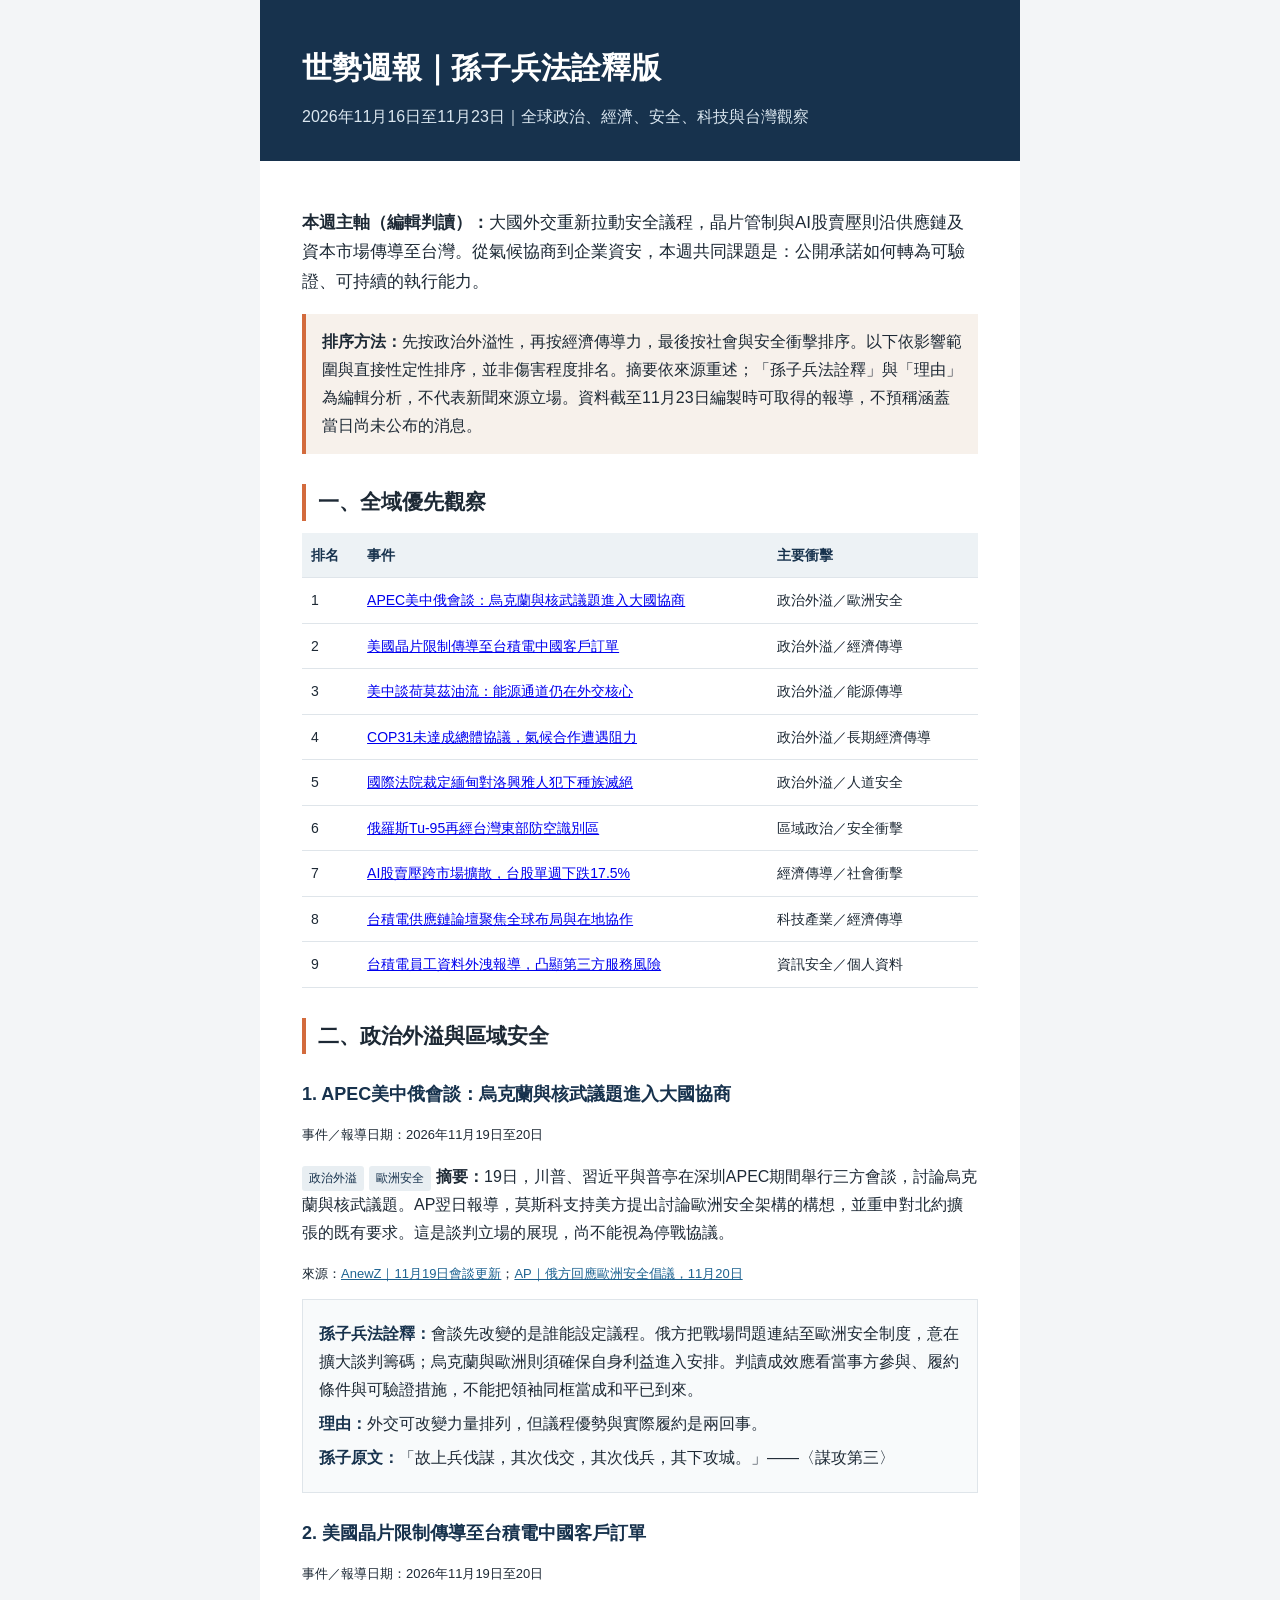
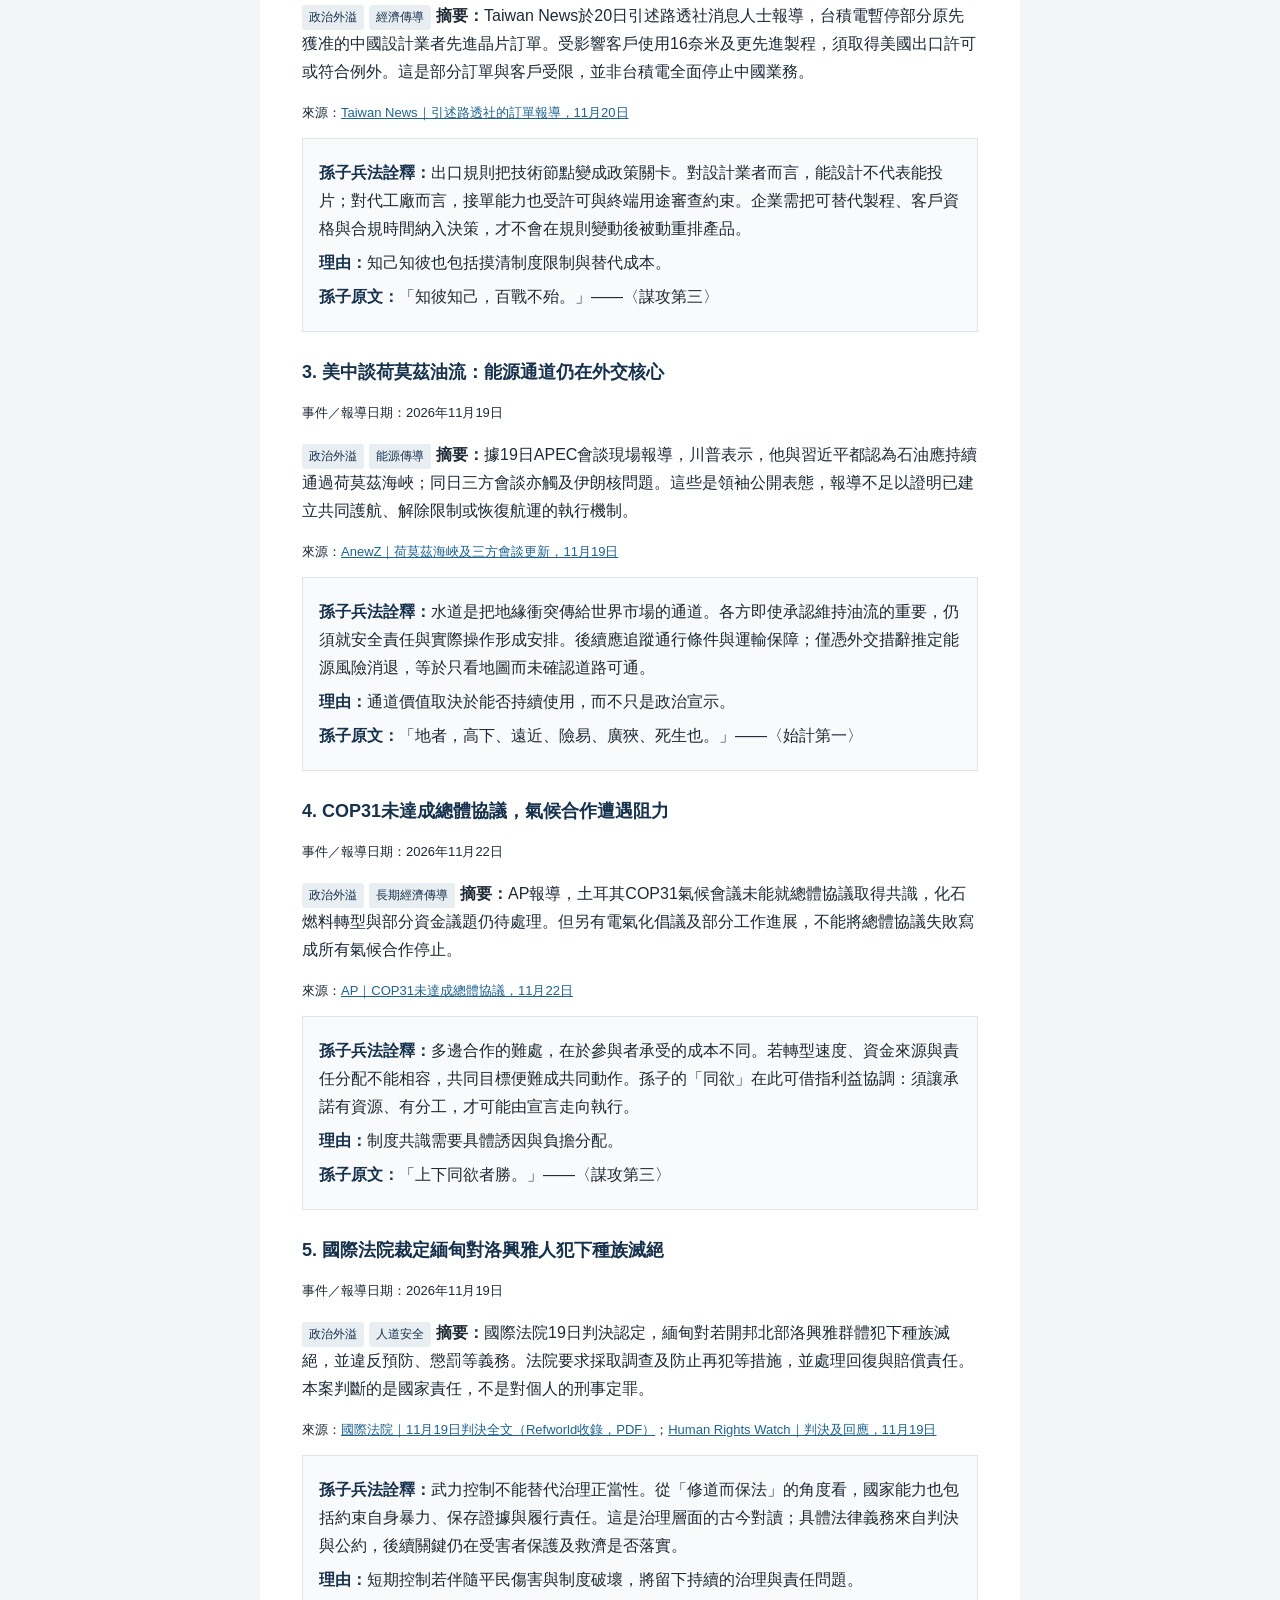
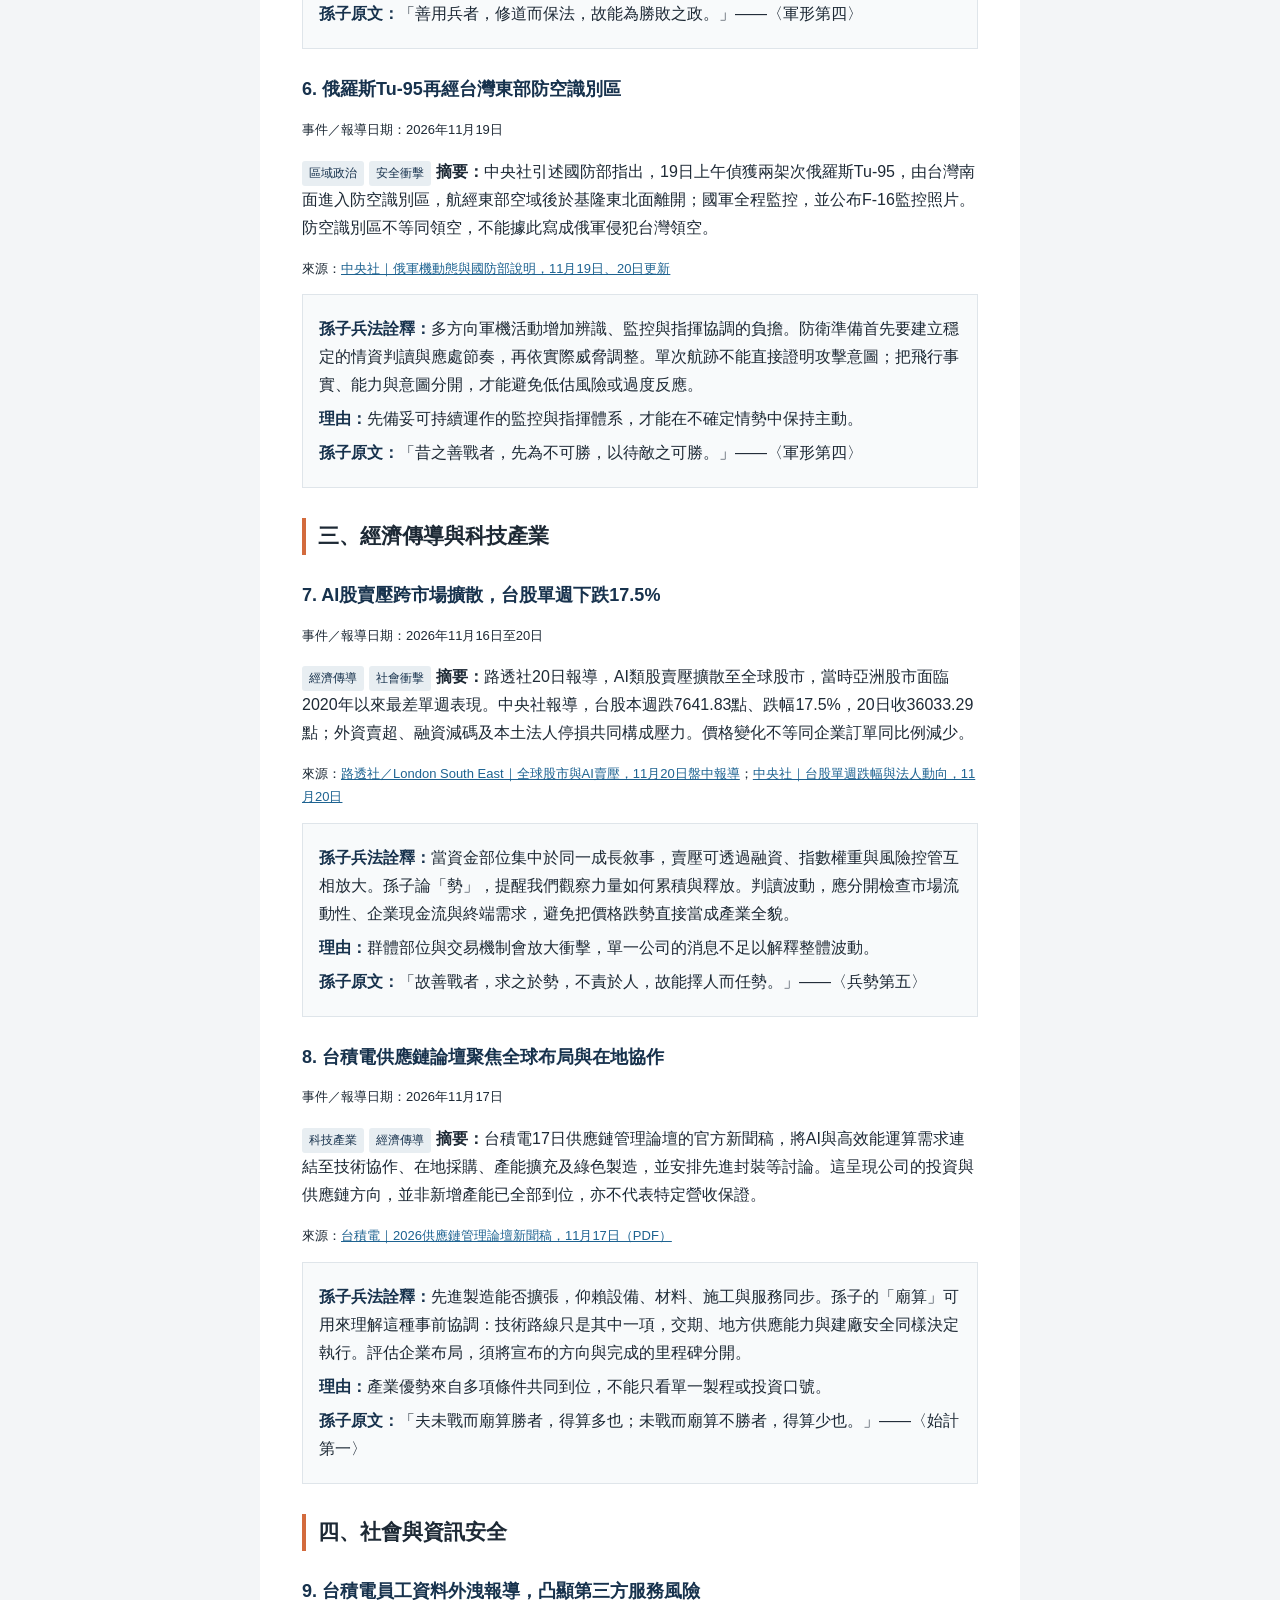
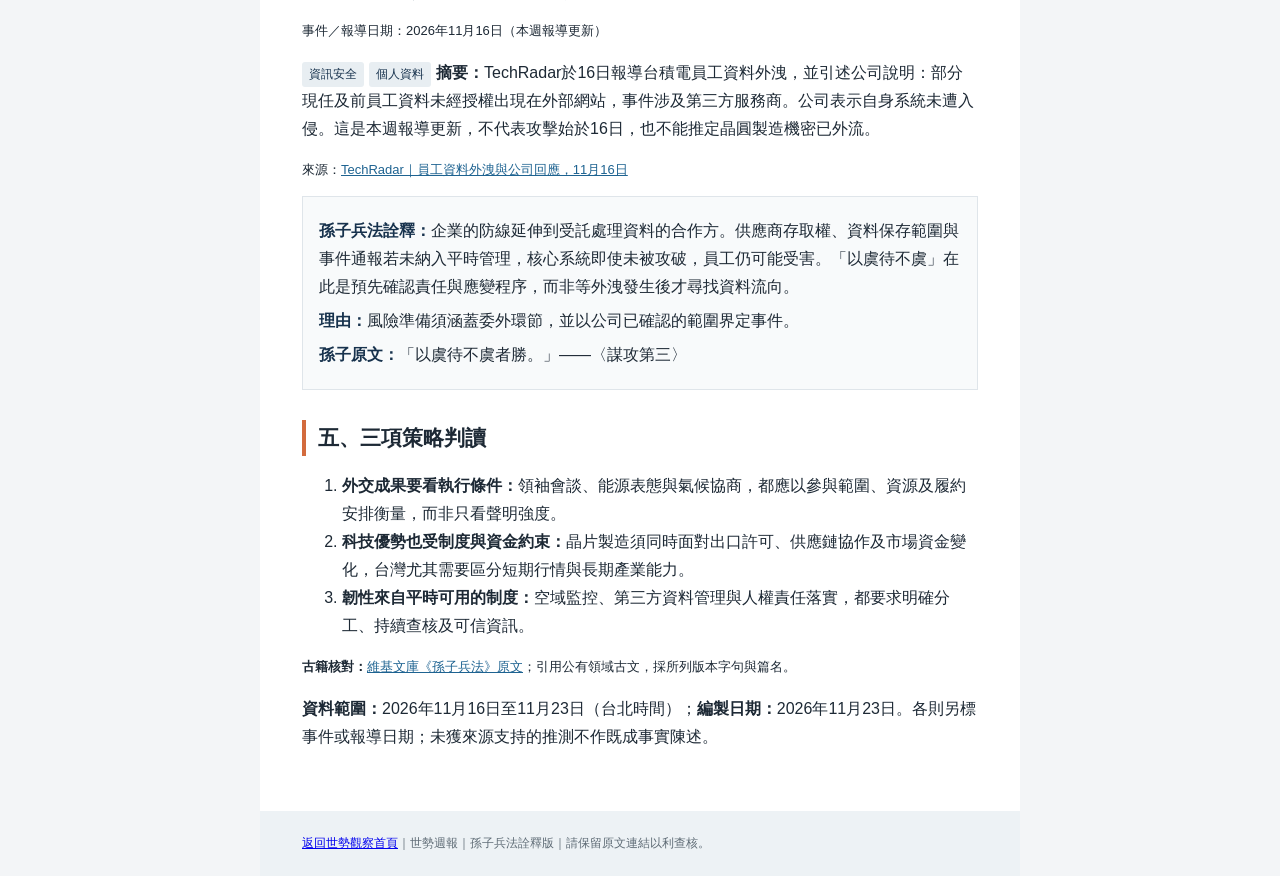
<file: reports/weekly-sunzi.html>
<!DOCTYPE html>

<html lang="zh-Hant">
<head>
<meta charset="utf-8"/>
<meta content="width=device-width, initial-scale=1" name="viewport"/>
<title>世勢週報｜孫子兵法詮釋版｜2026-11-16 至 2026-11-23</title>
<style>
    body { margin:0; background:#f3f5f7; color:#1d2935; font-family:Arial,"Noto Sans TC",sans-serif; line-height:1.75; }
    .wrap { max-width:760px; margin:0 auto; background:#fff; }
    .hero { padding:42px 42px 30px; background:#17324d; color:#fff; }
    .hero h1 { margin:0 0 8px; font-size:30px; letter-spacing:0; }
    .hero p { margin:0; color:#dbe7f0; }
    .content { padding:30px 42px 44px; }
    h2 { margin:30px 0 12px; font-size:21px; border-left:4px solid #d36b3d; padding-left:12px; }
    h3 { margin:25px 0 5px; font-size:18px; color:#17324d; }
    .lead { font-size:17px; }
    table { width:100%; border-collapse:collapse; margin:12px 0 22px; font-size:14px; }
    th,td { padding:10px 9px; border-bottom:1px solid #dfe5ea; vertical-align:top; text-align:left; }
    th { background:#edf2f5; color:#17324d; }
    .tag { display:inline-block; padding:2px 7px; margin-right:5px; border-radius:3px; background:#e8eef2; color:#17324d; font-size:12px; }
    .source { font-size:13px; }
    .source a { color:#1e6391; }
    .note { padding:14px 16px; background:#f7f1eb; border-left:4px solid #d36b3d; }
    .sunzi { margin:14px 0 24px; padding:14px 16px; background:#f8fafb; border:1px solid #dfe5ea; }
    .sunzi p { margin:6px 0; }
    .sunzi strong { color:#17324d; }
    footer { padding:22px 42px; background:#edf2f5; font-size:12px; color:#5e6b75; }
    @media (max-width:600px) { .hero,.content,footer { padding-left:20px; padding-right:20px; } .hero h1 { font-size:25px; } }
  </style>
</head>
<body>
<div class="wrap">
<header class="hero"><h1>世勢週報｜孫子兵法詮釋版</h1><p>2026年11月16日至11月23日｜全球政治、經濟、安全、科技與台灣觀察</p></header>
<main class="content">
<p class="lead"><strong>本週主軸（編輯判讀）：</strong>大國外交重新拉動安全議程，晶片管制與AI股賣壓則沿供應鏈及資本市場傳導至台灣。從氣候協商到企業資安，本週共同課題是：公開承諾如何轉為可驗證、可持續的執行能力。</p>
<p class="note"><strong>排序方法：</strong>先按政治外溢性，再按經濟傳導力，最後按社會與安全衝擊排序。以下依影響範圍與直接性定性排序，並非傷害程度排名。摘要依來源重述；「孫子兵法詮釋」與「理由」為編輯分析，不代表新聞來源立場。資料截至11月23日編製時可取得的報導，不預稱涵蓋當日尚未公布的消息。</p>
<h2>一、全域優先觀察</h2>
<table><thead><tr><th>排名</th><th>事件</th><th>主要衝擊</th></tr></thead><tbody>
<tr><td>1</td><td><a href="#event-1">APEC美中俄會談：烏克蘭與核武議題進入大國協商</a></td><td>政治外溢／歐洲安全</td></tr>
<tr><td>2</td><td><a href="#event-2">美國晶片限制傳導至台積電中國客戶訂單</a></td><td>政治外溢／經濟傳導</td></tr>
<tr><td>3</td><td><a href="#event-3">美中談荷莫茲油流：能源通道仍在外交核心</a></td><td>政治外溢／能源傳導</td></tr>
<tr><td>4</td><td><a href="#event-4">COP31未達成總體協議，氣候合作遭遇阻力</a></td><td>政治外溢／長期經濟傳導</td></tr>
<tr><td>5</td><td><a href="#event-5">國際法院裁定緬甸對洛興雅人犯下種族滅絕</a></td><td>政治外溢／人道安全</td></tr>
<tr><td>6</td><td><a href="#event-6">俄羅斯Tu-95再經台灣東部防空識別區</a></td><td>區域政治／安全衝擊</td></tr>
<tr><td>7</td><td><a href="#event-7">AI股賣壓跨市場擴散，台股單週下跌17.5%</a></td><td>經濟傳導／社會衝擊</td></tr>
<tr><td>8</td><td><a href="#event-8">台積電供應鏈論壇聚焦全球布局與在地協作</a></td><td>科技產業／經濟傳導</td></tr>
<tr><td>9</td><td><a href="#event-9">台積電員工資料外洩報導，凸顯第三方服務風險</a></td><td>資訊安全／個人資料</td></tr>
</tbody></table>
<h2>二、政治外溢與區域安全</h2>
<h3 id="event-1">1. APEC美中俄會談：烏克蘭與核武議題進入大國協商</h3>
<p class="source">事件／報導日期：2026年11月19日至20日</p>
<p><span class="tag">政治外溢</span><span class="tag">歐洲安全</span><strong>摘要：</strong>19日，川普、習近平與普亭在深圳APEC期間舉行三方會談，討論烏克蘭與核武議題。AP翌日報導，莫斯科支持美方提出討論歐洲安全架構的構想，並重申對北約擴張的既有要求。這是談判立場的展現，尚不能視為停戰協議。</p>
<p class="source">來源：<a href="https://anewz.tv/world/world-news/26925/trump-putin-and-xi-discuss-ukraine-nuclear-arms-at-apec/news">AnewZ｜11月19日會談更新</a>；<a href="https://apnews.com/article/russia-ukraine-war-putin-trump-security-europe-60752c921b031be80b1f7a9e83455a0e">AP｜俄方回應歐洲安全倡議，11月20日</a></p>
<div class="sunzi">
<p><strong>孫子兵法詮釋：</strong>會談先改變的是誰能設定議程。俄方把戰場問題連結至歐洲安全制度，意在擴大談判籌碼；烏克蘭與歐洲則須確保自身利益進入安排。判讀成效應看當事方參與、履約條件與可驗證措施，不能把領袖同框當成和平已到來。</p>
<p><strong>理由：</strong>外交可改變力量排列，但議程優勢與實際履約是兩回事。</p>
<p><strong>孫子原文：</strong>「故上兵伐謀，其次伐交，其次伐兵，其下攻城。」——〈謀攻第三〉</p>
</div>
<h3 id="event-2">2. 美國晶片限制傳導至台積電中國客戶訂單</h3>
<p class="source">事件／報導日期：2026年11月19日至20日</p>
<p><span class="tag">政治外溢</span><span class="tag">經濟傳導</span><strong>摘要：</strong>Taiwan News於20日引述路透社消息人士報導，台積電暫停部分原先獲准的中國設計業者先進晶片訂單。受影響客戶使用16奈米及更先進製程，須取得美國出口許可或符合例外。這是部分訂單與客戶受限，並非台積電全面停止中國業務。</p>
<p class="source">來源：<a href="https://www.taiwannews.com.tw/news/6478978">Taiwan News｜引述路透社的訂單報導，11月20日</a></p>
<div class="sunzi">
<p><strong>孫子兵法詮釋：</strong>出口規則把技術節點變成政策關卡。對設計業者而言，能設計不代表能投片；對代工廠而言，接單能力也受許可與終端用途審查約束。企業需把可替代製程、客戶資格與合規時間納入決策，才不會在規則變動後被動重排產品。</p>
<p><strong>理由：</strong>知己知彼也包括摸清制度限制與替代成本。</p>
<p><strong>孫子原文：</strong>「知彼知己，百戰不殆。」——〈謀攻第三〉</p>
</div>
<h3 id="event-3">3. 美中談荷莫茲油流：能源通道仍在外交核心</h3>
<p class="source">事件／報導日期：2026年11月19日</p>
<p><span class="tag">政治外溢</span><span class="tag">能源傳導</span><strong>摘要：</strong>據19日APEC會談現場報導，川普表示，他與習近平都認為石油應持續通過荷莫茲海峽；同日三方會談亦觸及伊朗核問題。這些是領袖公開表態，報導不足以證明已建立共同護航、解除限制或恢復航運的執行機制。</p>
<p class="source">來源：<a href="https://anewz.tv/world/world-news/26925/trump-putin-and-xi-discuss-ukraine-nuclear-arms-at-apec/news">AnewZ｜荷莫茲海峽及三方會談更新，11月19日</a></p>
<div class="sunzi">
<p><strong>孫子兵法詮釋：</strong>水道是把地緣衝突傳給世界市場的通道。各方即使承認維持油流的重要，仍須就安全責任與實際操作形成安排。後續應追蹤通行條件與運輸保障；僅憑外交措辭推定能源風險消退，等於只看地圖而未確認道路可通。</p>
<p><strong>理由：</strong>通道價值取決於能否持續使用，而不只是政治宣示。</p>
<p><strong>孫子原文：</strong>「地者，高下、遠近、險易、廣狹、死生也。」——〈始計第一〉</p>
</div>
<h3 id="event-4">4. COP31未達成總體協議，氣候合作遭遇阻力</h3>
<p class="source">事件／報導日期：2026年11月22日</p>
<p><span class="tag">政治外溢</span><span class="tag">長期經濟傳導</span><strong>摘要：</strong>AP報導，土耳其COP31氣候會議未能就總體協議取得共識，化石燃料轉型與部分資金議題仍待處理。但另有電氣化倡議及部分工作進展，不能將總體協議失敗寫成所有氣候合作停止。</p>
<p class="source">來源：<a href="https://apnews.com/article/climate-un-turkey-fossil-fuels-global-warming-f6e36c4caf13ec6fed57c9f077cbd067">AP｜COP31未達成總體協議，11月22日</a></p>
<div class="sunzi">
<p><strong>孫子兵法詮釋：</strong>多邊合作的難處，在於參與者承受的成本不同。若轉型速度、資金來源與責任分配不能相容，共同目標便難成共同動作。孫子的「同欲」在此可借指利益協調：須讓承諾有資源、有分工，才可能由宣言走向執行。</p>
<p><strong>理由：</strong>制度共識需要具體誘因與負擔分配。</p>
<p><strong>孫子原文：</strong>「上下同欲者勝。」——〈謀攻第三〉</p>
</div>
<h3 id="event-5">5. 國際法院裁定緬甸對洛興雅人犯下種族滅絕</h3>
<p class="source">事件／報導日期：2026年11月19日</p>
<p><span class="tag">政治外溢</span><span class="tag">人道安全</span><strong>摘要：</strong>國際法院19日判決認定，緬甸對若開邦北部洛興雅群體犯下種族滅絕，並違反預防、懲罰等義務。法院要求採取調查及防止再犯等措施，並處理回復與賠償責任。本案判斷的是國家責任，不是對個人的刑事定罪。</p>
<p class="source">來源：<a href="https://www.refworld.org/sites/default/files/2026-11/178-20261119-jud-01-00-en.pdf">國際法院｜11月19日判決全文（Refworld收錄，PDF）</a>；<a href="https://www.hrw.org/news/2026/11/19/world-court-finds-myanmar-committed-rohingya-genocide">Human Rights Watch｜判決及回應，11月19日</a></p>
<div class="sunzi">
<p><strong>孫子兵法詮釋：</strong>武力控制不能替代治理正當性。從「修道而保法」的角度看，國家能力也包括約束自身暴力、保存證據與履行責任。這是治理層面的古今對讀；具體法律義務來自判決與公約，後續關鍵仍在受害者保護及救濟是否落實。</p>
<p><strong>理由：</strong>短期控制若伴隨平民傷害與制度破壞，將留下持續的治理與責任問題。</p>
<p><strong>孫子原文：</strong>「善用兵者，修道而保法，故能為勝敗之政。」——〈軍形第四〉</p>
</div>
<h3 id="event-6">6. 俄羅斯Tu-95再經台灣東部防空識別區</h3>
<p class="source">事件／報導日期：2026年11月19日</p>
<p><span class="tag">區域政治</span><span class="tag">安全衝擊</span><strong>摘要：</strong>中央社引述國防部指出，19日上午偵獲兩架次俄羅斯Tu-95，由台灣南面進入防空識別區，航經東部空域後於基隆東北面離開；國軍全程監控，並公布F-16監控照片。防空識別區不等同領空，不能據此寫成俄軍侵犯台灣領空。</p>
<p class="source">來源：<a href="https://www.cna.com.tw/news/aipl/202611190206.aspx">中央社｜俄軍機動態與國防部說明，11月19日、20日更新</a></p>
<div class="sunzi">
<p><strong>孫子兵法詮釋：</strong>多方向軍機活動增加辨識、監控與指揮協調的負擔。防衛準備首先要建立穩定的情資判讀與應處節奏，再依實際威脅調整。單次航跡不能直接證明攻擊意圖；把飛行事實、能力與意圖分開，才能避免低估風險或過度反應。</p>
<p><strong>理由：</strong>先備妥可持續運作的監控與指揮體系，才能在不確定情勢中保持主動。</p>
<p><strong>孫子原文：</strong>「昔之善戰者，先為不可勝，以待敵之可勝。」——〈軍形第四〉</p>
</div>
<h2>三、經濟傳導與科技產業</h2>
<h3 id="event-7">7. AI股賣壓跨市場擴散，台股單週下跌17.5%</h3>
<p class="source">事件／報導日期：2026年11月16日至20日</p>
<p><span class="tag">經濟傳導</span><span class="tag">社會衝擊</span><strong>摘要：</strong>路透社20日報導，AI類股賣壓擴散至全球股市，當時亞洲股市面臨2020年以來最差單週表現。中央社報導，台股本週跌7641.83點、跌幅17.5%，20日收36033.29點；外資賣超、融資減碼及本土法人停損共同構成壓力。價格變化不等同企業訂單同比例減少。</p>
<p class="source">來源：<a href="https://www.lse.co.uk/news/NVDA.US/global-markets-stocks-slide-as-ai-selloff-deepens-asia-set-for-worst-week-since-2020-387p9sqpxiipcyi.html?mobile_view=desktop">路透社／London South East｜全球股市與AI賣壓，11月20日盤中報導</a>；<a href="https://www.cna.com.tw/news/afe/202611200217.aspx">中央社｜台股單週跌幅與法人動向，11月20日</a></p>
<div class="sunzi">
<p><strong>孫子兵法詮釋：</strong>當資金部位集中於同一成長敘事，賣壓可透過融資、指數權重與風險控管互相放大。孫子論「勢」，提醒我們觀察力量如何累積與釋放。判讀波動，應分開檢查市場流動性、企業現金流與終端需求，避免把價格跌勢直接當成產業全貌。</p>
<p><strong>理由：</strong>群體部位與交易機制會放大衝擊，單一公司的消息不足以解釋整體波動。</p>
<p><strong>孫子原文：</strong>「故善戰者，求之於勢，不責於人，故能擇人而任勢。」——〈兵勢第五〉</p>
</div>
<h3 id="event-8">8. 台積電供應鏈論壇聚焦全球布局與在地協作</h3>
<p class="source">事件／報導日期：2026年11月17日</p>
<p><span class="tag">科技產業</span><span class="tag">經濟傳導</span><strong>摘要：</strong>台積電17日供應鏈管理論壇的官方新聞稿，將AI與高效能運算需求連結至技術協作、在地採購、產能擴充及綠色製造，並安排先進封裝等討論。這呈現公司的投資與供應鏈方向，並非新增產能已全部到位，亦不代表特定營收保證。</p>
<p class="source">來源：<a href="https://pr.tsmc.com/system/files/newspdf/attachment/1e7873e182523d3351afd810dc413e0bce01ca5f/2026%20Supply%20Chain%20Management%20Forum%20Press%20Release%20%28E%29-final_wmn.pdf">台積電｜2026供應鏈管理論壇新聞稿，11月17日（PDF）</a></p>
<div class="sunzi">
<p><strong>孫子兵法詮釋：</strong>先進製造能否擴張，仰賴設備、材料、施工與服務同步。孫子的「廟算」可用來理解這種事前協調：技術路線只是其中一項，交期、地方供應能力與建廠安全同樣決定執行。評估企業布局，須將宣布的方向與完成的里程碑分開。</p>
<p><strong>理由：</strong>產業優勢來自多項條件共同到位，不能只看單一製程或投資口號。</p>
<p><strong>孫子原文：</strong>「夫未戰而廟算勝者，得算多也；未戰而廟算不勝者，得算少也。」——〈始計第一〉</p>
</div>
<h2>四、社會與資訊安全</h2>
<h3 id="event-9">9. 台積電員工資料外洩報導，凸顯第三方服務風險</h3>
<p class="source">事件／報導日期：2026年11月16日（本週報導更新）</p>
<p><span class="tag">資訊安全</span><span class="tag">個人資料</span><strong>摘要：</strong>TechRadar於16日報導台積電員工資料外洩，並引述公司說明：部分現任及前員工資料未經授權出現在外部網站，事件涉及第三方服務商。公司表示自身系統未遭入侵。這是本週報導更新，不代表攻擊始於16日，也不能推定晶圓製造機密已外流。</p>
<p class="source">來源：<a href="https://www.techradar.com/pro/security/tsmc-confirms-cyberattack-and-data-breach-chip-giant-says-personal-employee-data-has-been-leaked-online">TechRadar｜員工資料外洩與公司回應，11月16日</a></p>
<div class="sunzi">
<p><strong>孫子兵法詮釋：</strong>企業的防線延伸到受託處理資料的合作方。供應商存取權、資料保存範圍與事件通報若未納入平時管理，核心系統即使未被攻破，員工仍可能受害。「以虞待不虞」在此是預先確認責任與應變程序，而非等外洩發生後才尋找資料流向。</p>
<p><strong>理由：</strong>風險準備須涵蓋委外環節，並以公司已確認的範圍界定事件。</p>
<p><strong>孫子原文：</strong>「以虞待不虞者勝。」——〈謀攻第三〉</p>
</div>
<h2>五、三項策略判讀</h2>
<ol>
<li><strong>外交成果要看執行條件：</strong>領袖會談、能源表態與氣候協商，都應以參與範圍、資源及履約安排衡量，而非只看聲明強度。</li>
<li><strong>科技優勢也受制度與資金約束：</strong>晶片製造須同時面對出口許可、供應鏈協作及市場資金變化，台灣尤其需要區分短期行情與長期產業能力。</li>
<li><strong>韌性來自平時可用的制度：</strong>空域監控、第三方資料管理與人權責任落實，都要求明確分工、持續查核及可信資訊。</li>
</ol>
<p class="source"><strong>古籍核對：</strong><a href="https://zh.wikisource.org/zh/%E5%AD%AB%E5%AD%90%E5%85%B5%E6%B3%95">維基文庫《孫子兵法》原文</a>；引用公有領域古文，採所列版本字句與篇名。</p>
<p><strong>資料範圍：</strong>2026年11月16日至11月23日（台北時間）；<strong>編製日期：</strong>2026年11月23日。各則另標事件或報導日期；未獲來源支持的推測不作既成事實陳述。</p>
</main>
<footer><a href="../index.html">返回世勢觀察首頁</a>｜世勢週報｜孫子兵法詮釋版｜請保留原文連結以利查核。</footer>
</div>
</body>
</html>
</file>
<file: assets/css/styles.css>
:root {
  color-scheme: light;
  --ink: #17202a;
  --muted: #5f6f7d;
  --line: #d9e0e6;
  --paper: #ffffff;
  --soft: #f3f6f4;
  --navy: #153047;
  --rust: #b95832;
  --green: #2f6f5e;
  --gold: #d8a340;
  --shadow: 0 18px 44px rgba(21, 48, 71, 0.12);
}

* {
  box-sizing: border-box;
}

html {
  scroll-behavior: smooth;
}

body {
  margin: 0;
  background: #fbfcfd;
  color: var(--ink);
  font-family: Arial, "Noto Sans TC", "Microsoft JhengHei", sans-serif;
  line-height: 1.72;
}

a {
  color: inherit;
}

img {
  display: block;
  max-width: 100%;
}

.skip-link {
  position: absolute;
  left: 16px;
  top: -60px;
  z-index: 20;
  padding: 8px 12px;
  background: var(--navy);
  color: #fff;
}

.skip-link:focus {
  top: 12px;
}

.site-header {
  position: sticky;
  top: 0;
  z-index: 10;
  background: rgba(255, 255, 255, 0.96);
  border-bottom: 1px solid var(--line);
  backdrop-filter: blur(10px);
}

.nav {
  display: flex;
  align-items: center;
  justify-content: space-between;
  width: min(1180px, calc(100% - 40px));
  margin: 0 auto;
  min-height: 68px;
  gap: 24px;
}

.brand {
  display: inline-flex;
  align-items: center;
  gap: 10px;
  font-weight: 800;
  text-decoration: none;
  color: var(--navy);
}

.brand-mark {
  display: grid;
  place-items: center;
  width: 34px;
  height: 34px;
  background: var(--navy);
  color: #fff;
  border-radius: 6px;
}

.nav-links {
  display: flex;
  align-items: center;
  gap: 22px;
  font-size: 15px;
}

.nav-links a,
.site-footer a,
.text-link {
  text-decoration: none;
}

.nav-links a:hover,
.site-footer a:hover,
.text-link:hover,
.article-card a:hover,
.start-list a:hover {
  color: var(--rust);
}

.hero-section {
  display: grid;
  grid-template-columns: minmax(0, 0.96fr) minmax(360px, 1.04fr);
  gap: 42px;
  width: min(1180px, calc(100% - 40px));
  margin: 0 auto;
  padding: 64px 0 70px;
  align-items: center;
}

.eyebrow,
.meta {
  margin: 0 0 10px;
  color: var(--green);
  font-size: 13px;
  font-weight: 800;
  letter-spacing: 0;
  text-transform: uppercase;
}

h1,
h2,
h3,
p {
  overflow-wrap: anywhere;
}

h1 {
  margin: 0;
  color: var(--navy);
  font-size: clamp(38px, 7vw, 72px);
  line-height: 1.08;
  letter-spacing: 0;
}

.hero-text {
  margin: 22px 0 28px;
  max-width: 650px;
  color: #3f4f5c;
  font-size: 18px;
}

.subscribe-form {
  max-width: 560px;
}

.subscribe-form label {
  display: block;
  margin-bottom: 8px;
  color: var(--navy);
  font-weight: 800;
}

.form-row {
  display: grid;
  grid-template-columns: minmax(0, 1fr) auto;
  gap: 10px;
}

input[type="email"] {
  width: 100%;
  min-height: 48px;
  padding: 0 14px;
  border: 1px solid #b9c5cf;
  border-radius: 6px;
  background: #fff;
  color: var(--ink);
  font: inherit;
}

input[type="email"]:focus {
  outline: 3px solid rgba(216, 163, 64, 0.38);
  border-color: var(--navy);
}

button {
  min-height: 48px;
  padding: 0 22px;
  border: 0;
  border-radius: 6px;
  background: var(--rust);
  color: #fff;
  font: inherit;
  font-weight: 800;
  cursor: pointer;
}

button:hover {
  background: #9f4727;
}

.form-note,
.form-status {
  margin: 8px 0 0;
  color: var(--muted);
  font-size: 14px;
}

.form-status.success {
  color: var(--green);
}

.lead-story {
  overflow: hidden;
  background: var(--paper);
  border: 1px solid var(--line);
  border-radius: 8px;
  box-shadow: var(--shadow);
}

.lead-story img {
  aspect-ratio: 16 / 9;
  object-fit: cover;
}

.lead-story-body {
  padding: 24px;
}

.lead-story h2,
.section-heading h2,
.subscribe-band h2 {
  margin: 0;
  color: var(--navy);
  font-size: 31px;
  line-height: 1.22;
  letter-spacing: 0;
}

.lead-story p:not(.meta) {
  color: #425361;
}

.text-link {
  color: var(--rust);
  font-weight: 800;
}

.content-band,
.start-section,
.subscribe-band {
  width: min(1180px, calc(100% - 40px));
  margin: 0 auto;
  padding: 64px 0;
}

.muted-band {
  width: 100%;
  padding-left: max(20px, calc((100% - 1180px) / 2));
  padding-right: max(20px, calc((100% - 1180px) / 2));
  background: var(--soft);
}

.section-heading {
  display: block;
  margin-bottom: 24px;
}

.article-grid,
.topic-grid,
.report-grid {
  display: grid;
  grid-template-columns: repeat(3, minmax(0, 1fr));
  gap: 18px;
}

.article-card,
.topic-card,
.report-card {
  background: var(--paper);
  border: 1px solid var(--line);
  border-radius: 8px;
}

.report-grid {
  grid-template-columns: repeat(3, minmax(0, 1fr));
}

.report-card {
  padding: 24px;
  border-top: 6px solid var(--green);
}

.featured-report {
  border-top-color: var(--rust);
}

.report-card h3 {
  margin: 0 0 12px;
  color: var(--navy);
  font-size: 25px;
  line-height: 1.28;
}

.report-card h3 a {
  text-decoration: none;
}

.report-card p:not(.meta) {
  color: #495966;
}

.article-card {
  overflow: hidden;
}

.article-card img {
  width: 100%;
  aspect-ratio: 16 / 9;
  object-fit: cover;
}

.article-card div,
.topic-card {
  padding: 20px;
}

.article-card h3,
.topic-card h3 {
  margin: 0 0 10px;
  color: var(--navy);
  font-size: 21px;
  line-height: 1.32;
}

.article-card h3 a,
.start-list a {
  text-decoration: none;
}

.article-card p:not(.meta),
.topic-card p {
  margin: 0;
  color: #495966;
}

.no-image {
  display: flex;
  align-items: stretch;
  border-top: 6px solid var(--gold);
}

.topic-card {
  display: block;
  text-decoration: none;
  transition: transform 160ms ease, border-color 160ms ease;
}

.topic-card:hover {
  transform: translateY(-2px);
  border-color: #aebbc5;
}

.topic-kicker {
  display: inline-block;
  margin-bottom: 16px;
  color: var(--rust);
  font-weight: 900;
}

.start-list {
  display: grid;
  gap: 12px;
  margin: 0;
  padding: 0;
  list-style: none;
  counter-reset: start;
}

.start-list li {
  display: grid;
  grid-template-columns: 1fr auto;
  gap: 16px;
  align-items: center;
  padding: 18px 0;
  border-bottom: 1px solid var(--line);
  counter-increment: start;
}

.start-list li::before {
  content: counter(start, decimal-leading-zero);
  color: var(--rust);
  font-weight: 900;
}

.start-list a {
  grid-column: 1;
  color: var(--navy);
  font-size: 20px;
  font-weight: 800;
}

.start-list span {
  grid-column: 2;
  grid-row: 1 / span 2;
  color: var(--muted);
  font-size: 14px;
}

.subscribe-band {
  display: grid;
  grid-template-columns: minmax(0, 1fr) minmax(320px, 460px);
  gap: 34px;
  align-items: center;
  margin-bottom: 40px;
  padding: 34px;
  background: var(--navy);
  border-radius: 8px;
  color: #fff;
}

.subscribe-band h2,
.subscribe-band .eyebrow,
.subscribe-band label {
  color: #fff;
}

.subscribe-band p {
  color: #d7e1ea;
}

.compact {
  max-width: none;
}

.site-footer {
  display: flex;
  align-items: center;
  justify-content: space-between;
  gap: 20px;
  padding: 28px max(20px, calc((100% - 1180px) / 2));
  background: #101c26;
  color: #dbe5ec;
}

.site-footer p {
  margin: 0;
}

.site-footer div {
  display: flex;
  gap: 18px;
}

.article-layout {
  width: min(860px, calc(100% - 40px));
  margin: 0 auto;
  padding: 58px 0 80px;
}

.article-body h1 {
  font-size: clamp(36px, 6vw, 60px);
}

.article-dek {
  margin: 18px 0;
  color: #3f4f5c;
  font-size: 20px;
}

.article-meta {
  display: flex;
  flex-wrap: wrap;
  gap: 10px;
  margin: 18px 0 26px;
  color: var(--muted);
  font-size: 14px;
}

.article-meta span {
  padding-right: 10px;
  border-right: 1px solid var(--line);
}

.article-meta span:last-child {
  border-right: 0;
}

.article-hero {
  width: 100%;
  margin: 0 0 34px;
  border-radius: 8px;
}

.article-body section {
  margin: 34px 0;
}

.article-body h2 {
  margin: 0 0 12px;
  color: var(--navy);
  font-size: 29px;
  line-height: 1.28;
}

.article-body p,
.article-body li {
  font-size: 18px;
}

.summary-box,
.inline-subscribe {
  padding: 24px;
  background: var(--soft);
  border: 1px solid var(--line);
  border-radius: 8px;
}

.summary-box ul,
.watchlist ul {
  margin: 0;
  padding-left: 22px;
}

.inline-subscribe {
  margin-top: 44px;
}

.inline-subscribe h2 {
  font-size: 25px;
}

@media (max-width: 900px) {
  .hero-section,
  .subscribe-band {
    grid-template-columns: 1fr;
  }

  .article-grid,
  .topic-grid,
  .report-grid {
    grid-template-columns: 1fr;
  }

}

@media (max-width: 680px) {
  .nav {
    align-items: flex-start;
    flex-direction: column;
    padding: 14px 0;
    gap: 12px;
  }

  .nav-links {
    width: 100%;
    overflow-x: auto;
    padding-bottom: 2px;
    gap: 16px;
    white-space: nowrap;
  }

  .hero-section {
    padding-top: 38px;
  }

  h1,
  .article-body h1 {
    font-size: 38px;
    line-height: 1.12;
  }

  .form-row {
    grid-template-columns: 1fr;
  }

  button {
    width: 100%;
  }

  .lead-story h2,
  .section-heading h2,
  .subscribe-band h2,
  .article-body h2 {
    font-size: 25px;
  }

  .start-list li {
    grid-template-columns: 1fr;
  }

  .start-list span {
    grid-column: 1;
    grid-row: auto;
  }

  .subscribe-band {
    width: calc(100% - 24px);
    padding: 24px;
  }

  .site-footer {
    align-items: flex-start;
    flex-direction: column;
  }
}
</file>
